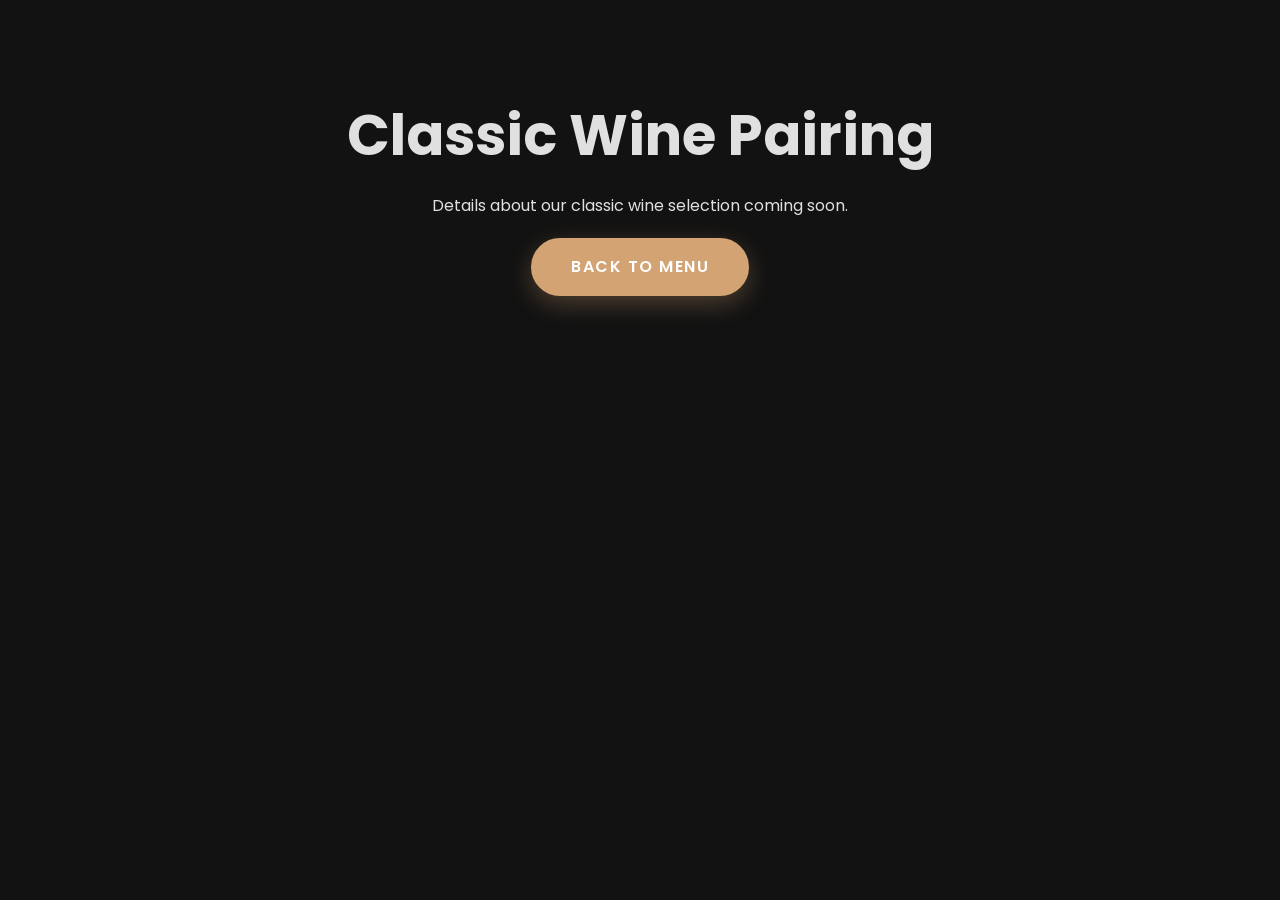
<file: classic-pairing.html>
<!DOCTYPE html>
<html lang="en">

<head>
    <meta charset="UTF-8">
    <meta name="viewport" content="width=device-width, initial-scale=1.0">
    <title>Classic Pairing | Lumière Dining</title>
    <link rel="stylesheet" href="css/style.css">
    <script src="js/theme.js"></script>
</head>

<body>
    <div class="container" style="padding: 100px; text-align: center;">
        <h1>Classic Wine Pairing</h1>
        <p>Details about our classic wine selection coming soon.</p>
        <a href="menu.html" class="btn">Back to Menu</a>
    </div>
</body>

</html>
</file>
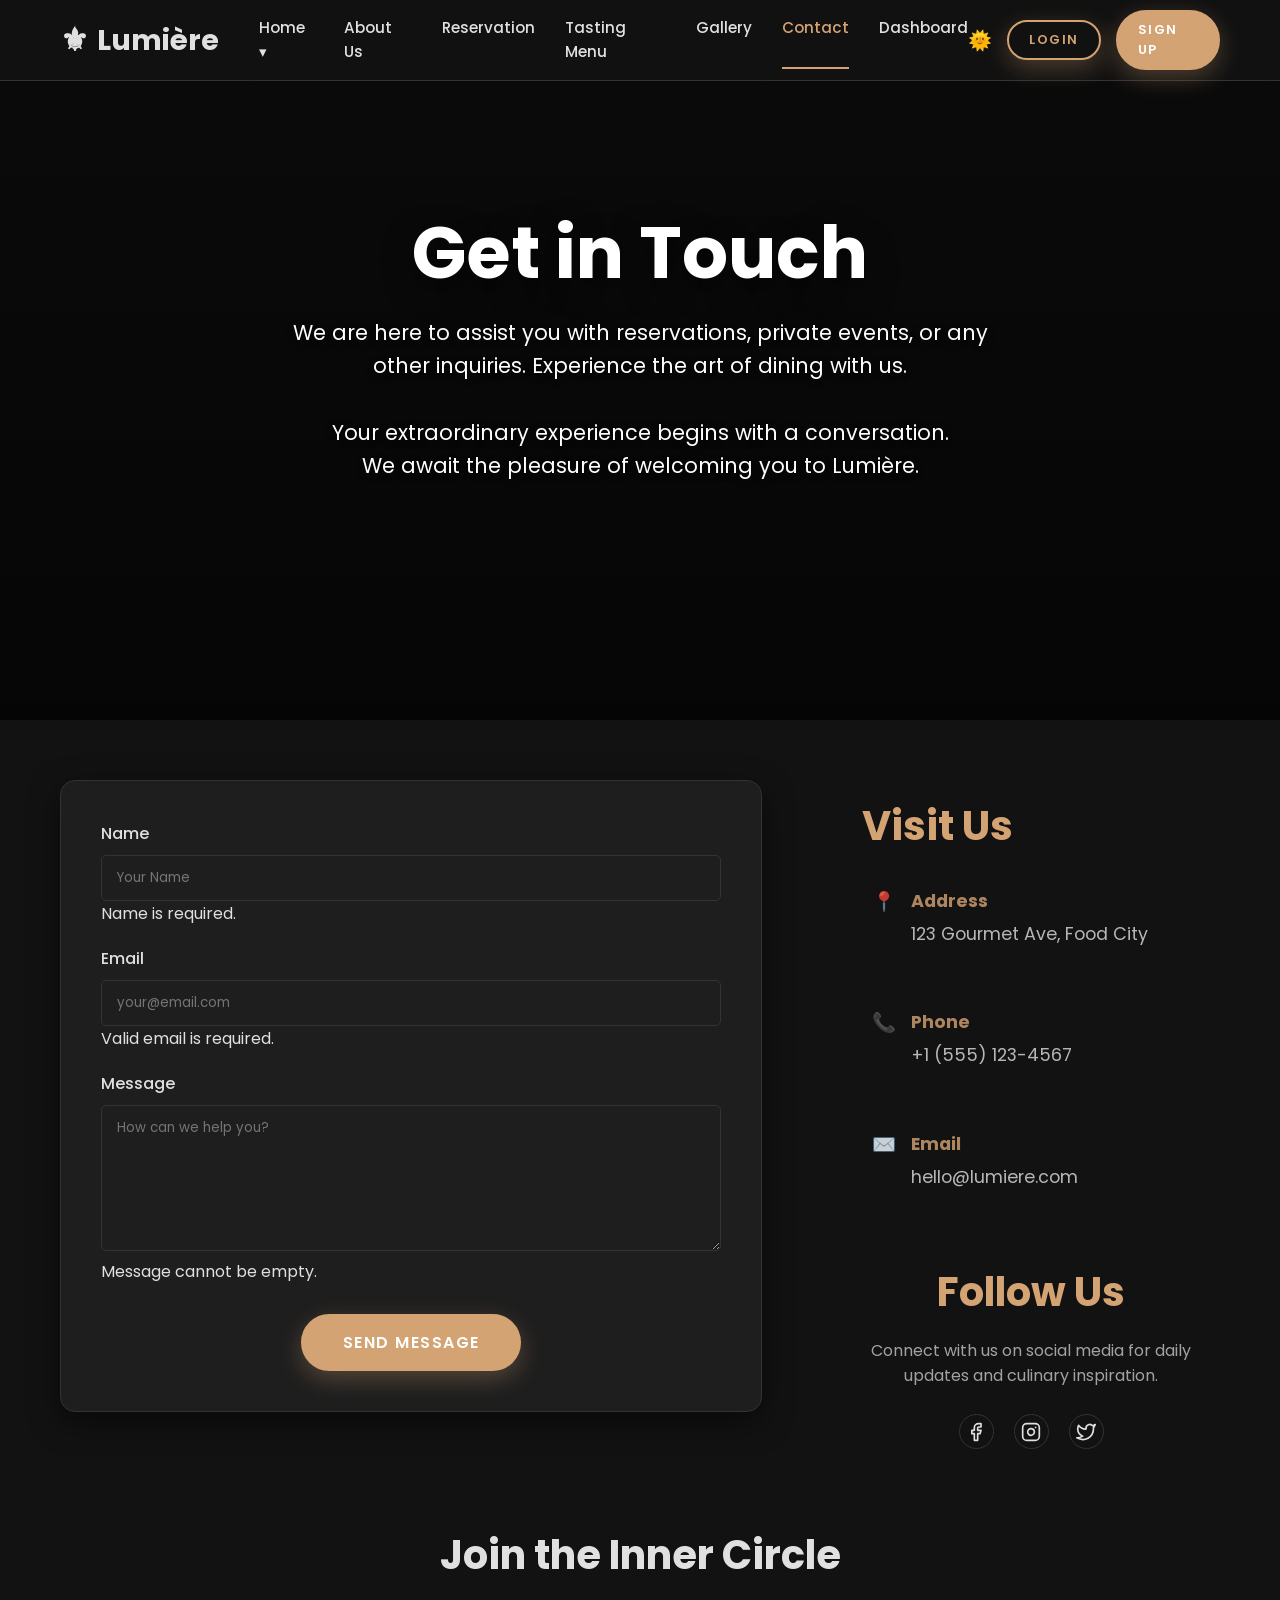
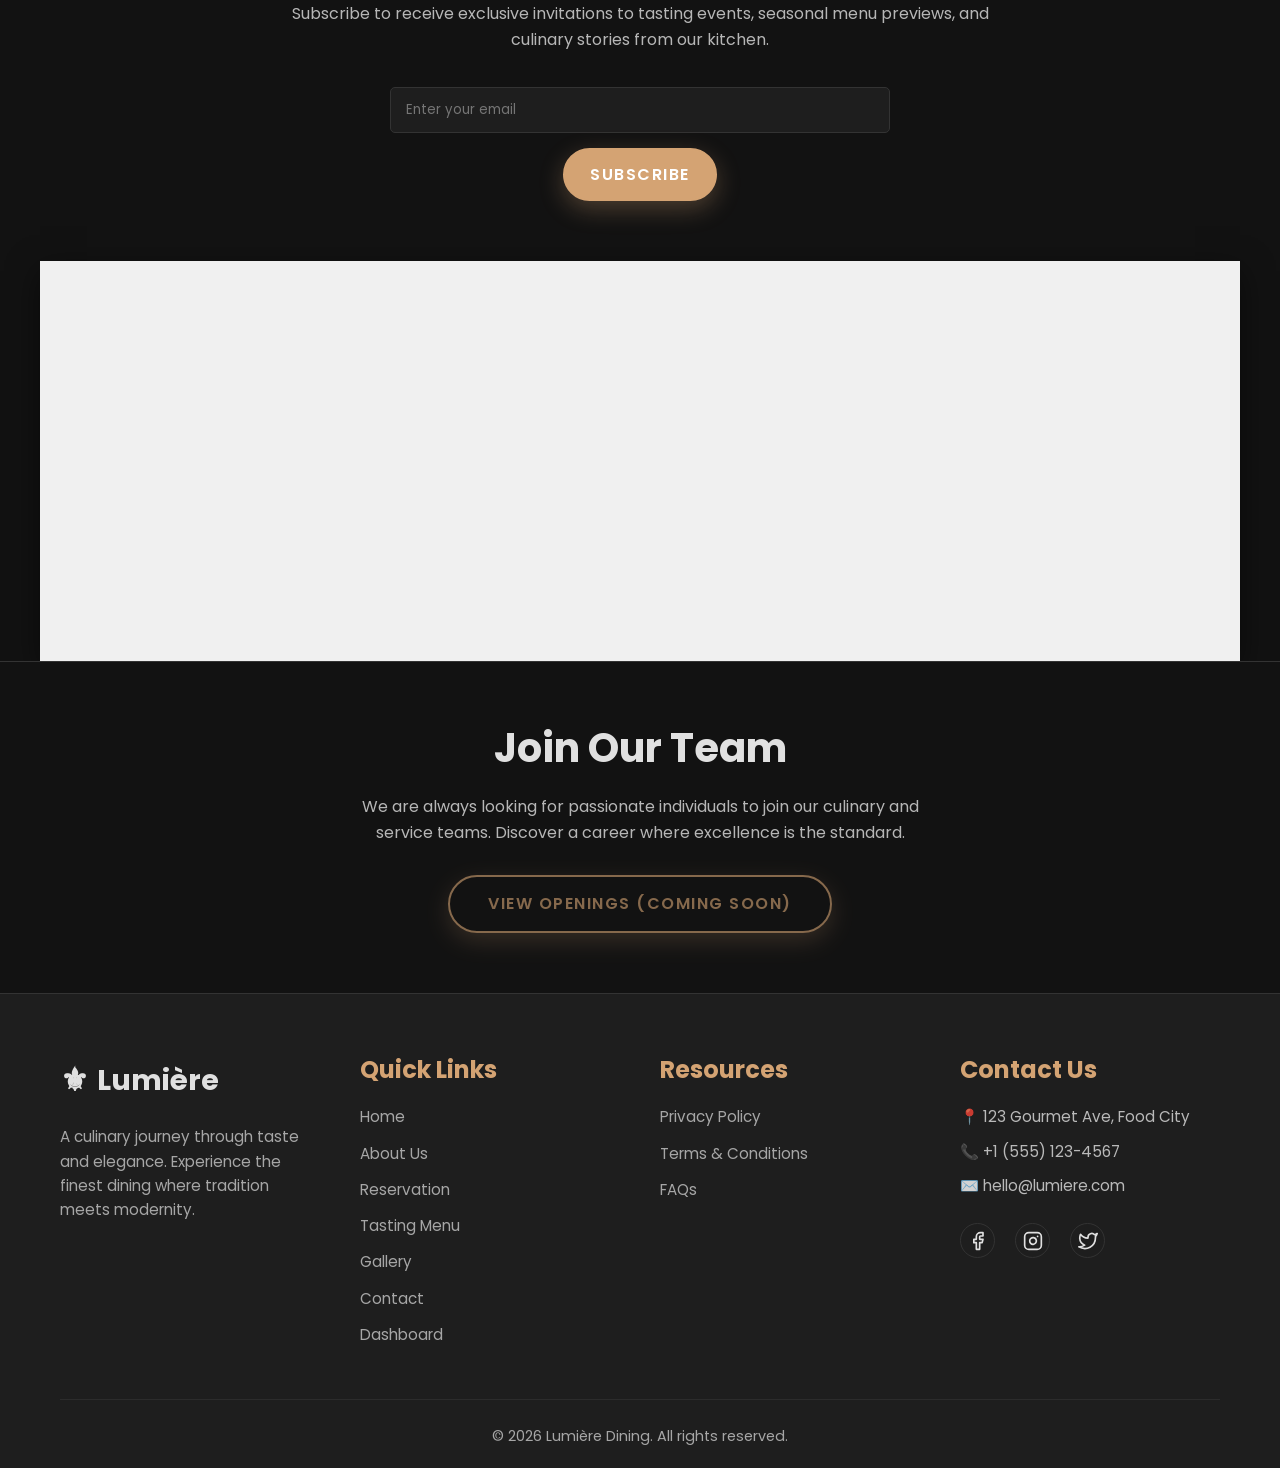
<file: contact.html>
<!DOCTYPE html>
<html lang="en">

<head>
    <meta charset="UTF-8">
    <meta name="viewport" content="width=device-width, initial-scale=1.0">
    <title>Contact Us | Lumière Dining</title>
    <link rel="stylesheet" href="css/style.css">
    <script src="js/theme.js"></script>
    <link rel="icon"
        href="data:image/svg+xml,<svg xmlns=%22http://www.w3.org/2000/svg%22 viewBox=%220 0 100 100%22><text y=%22.9em%22 font-size=%2290%22>⚜</text></svg>">
</head>

<body>

    <header>
        <div class="container">
            <nav class="navbar">
                <a href="index.html" class="logo">
                    <span style="font-size: 2rem;">⚜</span> Lumière
                </a>
                <div class="hamburger">☰</div>
                <ul class="nav-links">
                    <li class="nav-item dropdown">
                        <a href="index.html">Home ▾</a>
                        <ul class="dropdown-menu">
                            <li><a href="index.html">Home 1 (Classic)</a></li>
                            <li><a href="home-2.html">Home 2 (Modern)</a></li>
                        </ul>
                    </li>
                    <li class="nav-item"><a href="about.html">About Us</a></li>
                    <li class="nav-item"><a href="reservation.html">Reservation</a></li>
                    <li class="nav-item"><a href="menu.html">Tasting Menu</a></li>
                    <li class="nav-item"><a href="gallery.html">Gallery</a></li>
                    <li class="nav-item"><a href="contact.html" class="active">Contact</a></li>
                    <li class="nav-item"><a href="dashboard.html">Dashboard</a></li>
                    <li class="nav-item mobile-auth-link"><a href="login.html">Login</a></li>
                    <li class="nav-item mobile-auth-link"><a href="signup.html">Sign Up</a></li>
                </ul>
                <div class="nav-buttons">
                    <button class="theme-toggle" id="theme-toggle"><span>🌞</span></button>
                    <a href="login.html" class="btn btn-outline" style="padding: 8px 20px; font-size: 0.8rem;">Login</a>
                    <a href="signup.html" class="btn" style="padding: 8px 20px; font-size: 0.8rem;">Sign Up</a>
                </div>
            </nav>
        </div>
    </header>

    <!-- Hero Section -->
    <section class="premium-hero"
        style="background-image: url('https://images.unsplash.com/photo-1517248135467-4c7edcad34c4?auto=format&fit=crop&w=1920&q=80');">
        <div class="hero-content">
            <h1 class="fade-in">Get in Touch</h1>
            <p class="fade-in">
                We are here to assist you with reservations, private events, or any other inquiries. Experience the art
                of dining with us.
                <br><br>
                Your extraordinary experience begins with a conversation.
                <br>
                We await the pleasure of welcoming you to Lumière.
            </p>
        </div>
    </section>

    <!-- Content Sections (Min 5) -->
    <!-- Section: Contact Experience -->
    <section id="contact-section" style="padding: 60px 0;">
        <div class="container fade-in">
            <div class="contact-grid">
                <!-- Left: Form -->
                <div class="premium-form-container" style="margin: 0; max-width: 100%;">
                    <form id="contactForm" novalidate>
                        <div class="form-group">
                            <label for="name">Name</label>
                            <input type="text" id="name" class="form-control" placeholder="Your Name" required>
                            <span class="error-message">Name is required.</span>
                        </div>
                        <div class="form-group">
                            <label for="email">Email</label>
                            <input type="email" id="email" class="form-control" placeholder="your@email.com" required>
                            <span class="error-message">Valid email is required.</span>
                        </div>
                        <div class="form-group">
                            <label for="message">Message</label>
                            <textarea id="message" class="form-control" rows="6" placeholder="How can we help you?"
                                required></textarea>
                            <span class="error-message">Message cannot be empty.</span>
                        </div>
                        <div style="text-align: center; margin-top: 30px;">
                            <button type="submit" class="btn" style="min-width: 220px;">Send Message</button>
                        </div>
                        <p id="successMessage"
                            style="color: var(--primary-color); margin-top: 15px; display: none; text-align: center;">
                            Message
                            sent successfully!</p>
                    </form>
                </div>

                <!-- Right: Details -->
                <div class="contact-sidebar">
                    <div class="contact-details-box">
                        <h2 style="margin-bottom: 25px; color: var(--primary-color);">Visit Us</h2>
                        <div class="contact-info-list" style="display: flex; flex-direction: column; gap: 25px;">
                            <div class="contact-info-item" style="display: flex; gap: 15px; align-items: flex-start;">
                                <span style="font-size: 1.2rem;">📍</span>
                                <div>
                                    <strong
                                        style="color: var(--primary-color); display: block; margin-bottom: 5px;">Address</strong>
                                    123 Gourmet Ave, Food City
                                </div>
                            </div>
                            <div class="contact-info-item" style="display: flex; gap: 15px; align-items: flex-start;">
                                <span style="font-size: 1.2rem;">📞</span>
                                <div>
                                    <strong
                                        style="color: var(--primary-color); display: block; margin-bottom: 5px;">Phone</strong>
                                    +1 (555) 123-4567
                                </div>
                            </div>
                            <div class="contact-info-item" style="display: flex; gap: 15px; align-items: flex-start;">
                                <span style="font-size: 1.2rem;">✉️</span>
                                <div>
                                    <strong
                                        style="color: var(--primary-color); display: block; margin-bottom: 5px;">Email</strong>
                                    hello@lumiere.com
                                </div>
                            </div>
                        </div>

                        <div style="margin-top: 50px; text-align: center;">
                            <h2 style="margin-bottom: 20px; color: var(--primary-color);">Follow Us</h2>
                            <p style="opacity: 0.7; margin-bottom: 20px;">Connect with us on social media for daily
                                updates and culinary inspiration.</p>
                            <div class="social-icons" style="justify-content: center;">
                                <a href="#" class="social-icon" title="Facebook">
                                    <svg viewBox="0 0 24 24" width="20" height="20" stroke="currentColor"
                                        stroke-width="2" fill="none" stroke-linecap="round" stroke-linejoin="round">
                                        <path d="M18 2h-3a5 5 0 0 0-5 5v3H7v4h3v8h4v-8h3l1-4h-4V7a1 1 0 0 1 1-1h3z">
                                        </path>
                                    </svg>
                                </a>
                                <a href="#" class="social-icon" title="Instagram">
                                    <svg viewBox="0 0 24 24" width="20" height="20" stroke="currentColor"
                                        stroke-width="2" fill="none" stroke-linecap="round" stroke-linejoin="round">
                                        <rect x="2" y="2" width="20" height="20" rx="5" ry="5"></rect>
                                        <path d="M16 11.37A4 4 0 1 1 12.63 8 4 4 0 0 1 16 11.37z"></path>
                                        <line x1="17.5" y1="6.5" x2="17.51" y2="6.5"></line>
                                    </svg>
                                </a>
                                <a href="#" class="social-icon" title="Twitter">
                                    <svg viewBox="0 0 24 24" width="20" height="20" stroke="currentColor"
                                        stroke-width="2" fill="none" stroke-linecap="round" stroke-linejoin="round">
                                        <path
                                            d="M23 3a10.9 10.9 0 0 1-3.14 1.53 4.48 4.48 0 0 0-7.86 3v1A10.66 10.66 0 0 1 3 4s-4 9 5 13a11.64 11.64 0 0 1-7 2c9 5 20 0 20-11.5a4.5 4.5 0 0 0-.08-.83A7.72 7.72 0 0 0 23 3z">
                                        </path>
                                    </svg>
                                </a>
                            </div>
                        </div>
                    </div>
                </div>
            </div>
        </div>
    </section>

    <!-- Section 3: Newsletter -->
    <section class="container" style="text-align: center;">
        <div style="max-width: 700px; margin: 0 auto;" class="fade-in">
            <h2>Join the Inner Circle</h2>
            <p style="opacity: 0.8; margin: 20px 0 35px 0;">Subscribe to receive exclusive invitations to tasting
                events, seasonal menu previews, and culinary stories from our kitchen.</p>
            <div class="newsletter-wrapper" style="gap: 15px;">
                <input type="email" class="form-control" placeholder="Enter your email"
                    style="background: var(--card-bg); border: 1px solid var(--border-color); padding-left: 15px !important; margin: 0;">
                <button class="btn"
                    style="padding: 12px 25px; min-height: 48px; display: flex; align-items: center; justify-content: center;">Subscribe</button>
            </div>
        </div>
    </section>

    <!-- Section 4: Map -->
    <section style="padding-bottom: 0;">
        <div class="fade-in" style="width: 100%;">
            <div class="full-width-map-container" style="margin-bottom: 0; border-radius: 0;">
                <iframe
                    src="https://www.google.com/maps/embed?pb=!1m18!1m12!1m3!1d2624.9916256937595!2d2.292292615509614!3d48.85837007928746!2m3!1f0!2f0!3f0!3m2!1i1024!2i768!4f13.1!3m3!1m2!1s0x47e66e2964e34e2d%3A0x8ddca9ee380ef7e0!2sEiffel%20Tower!5e0!3m2!1sen!2sus!4v1517502692233"
                    style="border:0; width:100%; height:100%; display: block;" allowfullscreen="" loading="lazy"
                    referrerpolicy="no-referrer-when-downgrade">
                </iframe>
            </div>
        </div>
    </section>

    <!-- Section 5: Careers -->
    <section style="background-color: var(--bg-color); text-align: center; border-top: 1px solid var(--border-color);">
        <div class="container fade-in">
            <h2>Join Our Team</h2>
            <p style="opacity: 0.8; max-width: 600px; margin: 20px auto 30px auto;">We are always looking for passionate
                individuals to join our culinary and service teams. Discover a career where excellence is the standard.
            </p>
            <a href="careers.html" class="btn btn-outline" style="opacity: 0.6; pointer-events: none;">View Openings
                (Coming Soon)</a>
        </div>
    </section>

    <footer>
        <div class="container">
            <div class="footer-content">
                <!-- Section 1: Logo & Description -->
                <div class="footer-section">
                    <div class="logo">
                        <span style="font-size: 2rem;">⚜</span> Lumière
                    </div>
                    <p style="margin-top: 20px; opacity: 0.7;">
                        A culinary journey through taste and elegance. Experience the finest dining where tradition
                        meets modernity.
                    </p>
                </div>
                <!-- Section 2: Quick Links -->
                <div class="footer-section">
                    <h3>Quick Links</h3>
                    <ul class="footer-links">
                        <li><a href="index.html">Home</a></li>
                        <li><a href="about.html">About Us</a></li>
                        <li><a href="reservation.html">Reservation</a></li>
                        <li><a href="menu.html">Tasting Menu</a></li>
                        <li><a href="gallery.html">Gallery</a></li>
                        <li><a href="contact.html">Contact</a></li>
                        <li><a href="dashboard.html">Dashboard</a></li>
                    </ul>
                </div>
                <!-- Section 3: Resources -->
                <div class="footer-section">
                    <h3>Resources</h3>
                    <ul class="footer-links">
                        <li><a href="#">Privacy Policy</a></li>
                        <li><a href="#">Terms & Conditions</a></li>
                        <li><a href="#">FAQs</a></li>
                    </ul>
                </div>
                <!-- Section 4: Contact Info -->
                <div class="footer-section">
                    <h3>Contact Us</h3>
                    <div style="opacity: 0.8; margin-bottom: 20px;">
                        <p style="margin-bottom: 10px;">📍 123 Gourmet Ave, Food City</p>
                        <p style="margin-bottom: 10px;">📞 +1 (555) 123-4567</p>
                        <p>✉️ hello@lumiere.com</p>
                    </div>
                    <div class="social-icons">
                        <a href="#" class="social-icon" title="Facebook">
                            <svg viewBox="0 0 24 24" width="20" height="20" stroke="currentColor" stroke-width="2"
                                fill="none" stroke-linecap="round" stroke-linejoin="round">
                                <path d="M18 2h-3a5 5 0 0 0-5 5v3H7v4h3v8h4v-8h3l1-4h-4V7a1 1 0 0 1 1-1h3z"></path>
                            </svg>
                        </a>
                        <a href="#" class="social-icon" title="Instagram">
                            <svg viewBox="0 0 24 24" width="20" height="20" stroke="currentColor" stroke-width="2"
                                fill="none" stroke-linecap="round" stroke-linejoin="round">
                                <rect x="2" y="2" width="20" height="20" rx="5" ry="5"></rect>
                                <path d="M16 11.37A4 4 0 1 1 12.63 8 4 4 0 0 1 16 11.37z"></path>
                                <line x1="17.5" y1="6.5" x2="17.51" y2="6.5"></line>
                            </svg>
                        </a>
                        <a href="#" class="social-icon" title="Twitter">
                            <svg viewBox="0 0 24 24" width="20" height="20" stroke="currentColor" stroke-width="2"
                                fill="none" stroke-linecap="round" stroke-linejoin="round">
                                <path
                                    d="M23 3a10.9 10.9 0 0 1-3.14 1.53 4.48 4.48 0 0 0-7.86 3v1A10.66 10.66 0 0 1 3 4s-4 9 5 13a11.64 11.64 0 0 1-7 2c9 5 20 0 20-11.5a4.5 4.5 0 0 0-.08-.83A7.72 7.72 0 0 0 23 3z">
                                </path>
                            </svg>
                        </a>
                    </div>
                </div>
            </div>
            <div class="footer-bottom">
                &copy; 2026 Lumière Dining. All rights reserved.
            </div>
        </div>
    </footer>
    <!-- Back to Top Button -->
    <button id="back-to-top" title="Go to top">↑</button>

    <script src="js/main.js"></script>
    <script>
        document.getElementById('contactForm').addEventListener('submit', function (e) {
            e.preventDefault();

            let isValid = true;
            const inputs = this.querySelectorAll('input, textarea');
            inputs.forEach(input => {
                if (!input.value) {
                    input.classList.add('error');
                    if (input.nextElementSibling) input.nextElementSibling.style.display = 'block';
                    isValid = false;
                } else {
                    input.classList.remove('error');
                    if (input.nextElementSibling) input.nextElementSibling.style.display = 'none';
                }
            });

            // Specific Email Validation
            const email = document.getElementById('email');
            const emailRegex = /^[^\s@]+@[^\s@]+\.[^\s@]+$/;
            if (email.value && !emailRegex.test(email.value)) {
                email.classList.add('error');
                email.nextElementSibling.style.display = 'block';
                isValid = false;
            }

            if (isValid) {
                document.getElementById('successMessage').style.display = 'block';
                this.reset();
            }
        });
    </script>
</body>

</html>
</file>
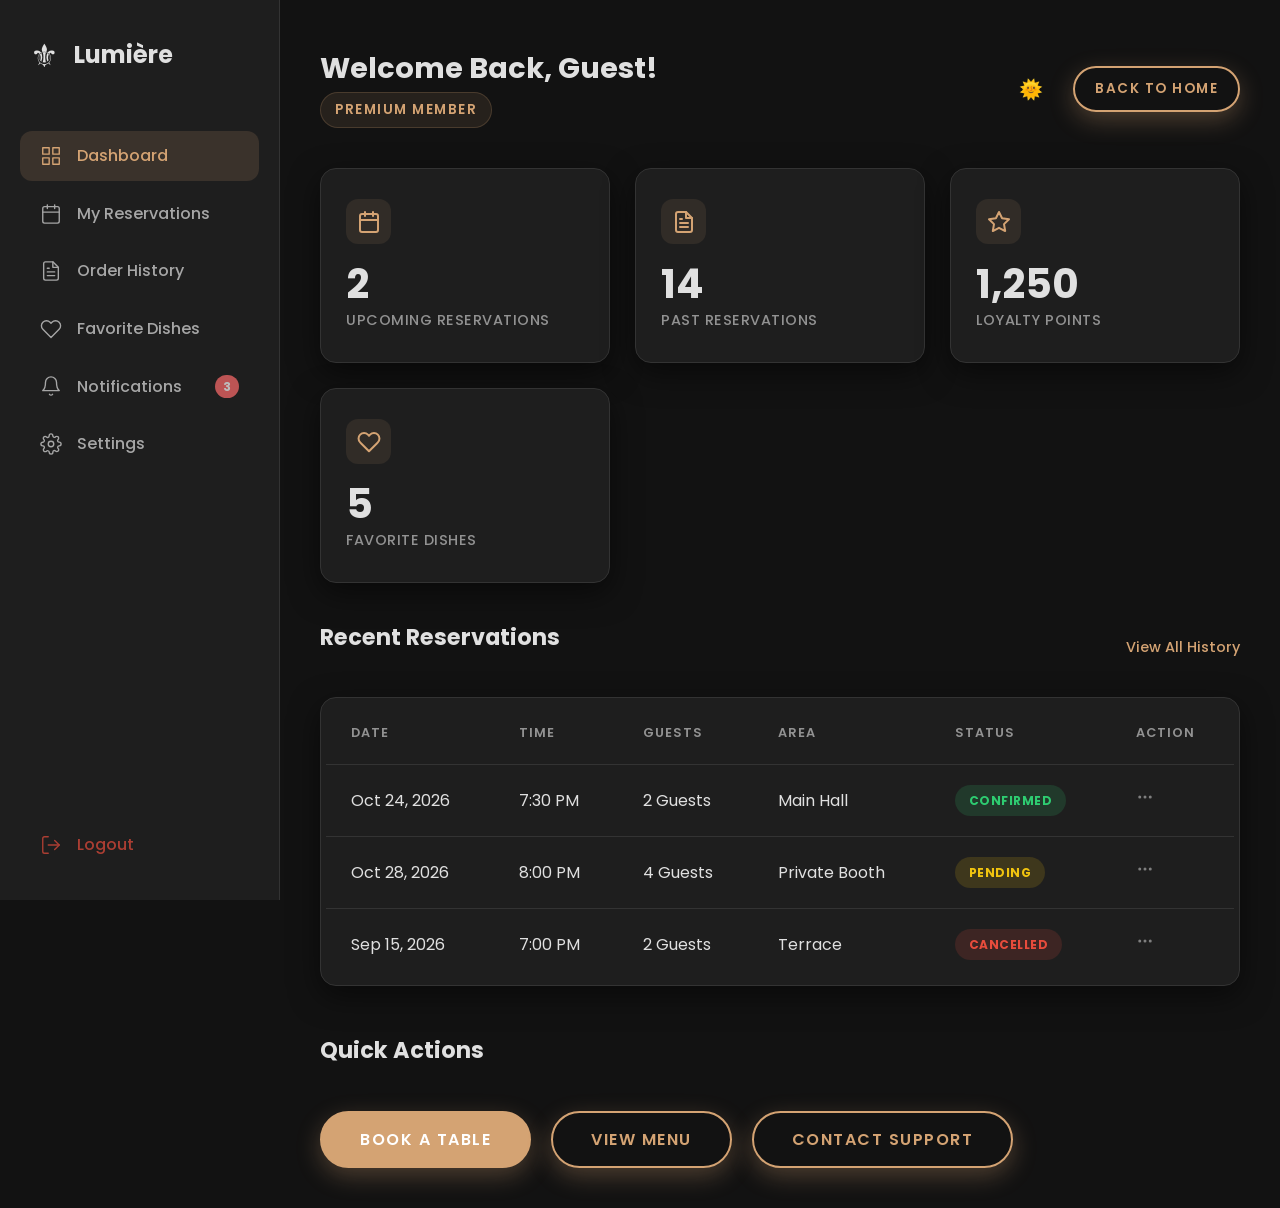
<file: dashboard.html>
<!DOCTYPE html>
<html lang="en">

<head>
    <meta charset="UTF-8">
    <meta name="viewport" content="width=device-width, initial-scale=1.0">
    <title>User Dashboard | Lumière Dining</title>
    <link rel="stylesheet" href="css/style.css">
    <script src="js/theme.js"></script>
    <style>
        /* Dashboard Specific Styles */
        body {
            overflow-x: hidden;
            background-color: var(--bg-color);
        }

        .dashboard-container {
            display: flex;
            min-height: 100vh;
            position: relative;
        }

        /* Sidebar */
        .sidebar {
            width: 280px;
            background-color: var(--card-bg);
            border-right: 1px solid var(--border-color);
            display: flex;
            flex-direction: column;
            padding: 30px 20px;
            position: fixed;
            height: 100vh;
            left: 0;
            top: 0;
            overflow-y: auto;
            transition: transform 0.3s ease;
            z-index: 1000;
        }

        .sidebar-header {
            margin-bottom: 50px;
            display: flex;
            align-items: center;
            gap: 15px;
            padding-left: 10px;
        }

        .sidebar-logo-text {
            font-size: 1.5rem;
            font-family: 'Poppins', sans-serif;
            font-weight: 700;
            color: var(--text-color);
        }

        .sidebar-menu {
            list-style: none;
            flex-grow: 1;
        }

        .sidebar-menu li {
            margin-bottom: 8px;
        }

        .sidebar-link {
            display: flex;
            align-items: center;
            gap: 15px;
            padding: 12px 20px;
            border-radius: 12px;
            color: var(--text-color);
            font-weight: 500;
            transition: all 0.3s ease;
            opacity: 0.7;
            text-decoration: none;
        }

        .sidebar-link:hover,
        .sidebar-link.active {
            background-color: rgba(212, 163, 115, 0.15);
            /* Primary color low opacity */
            color: var(--primary-color);
            opacity: 1;
        }

        .sidebar-link svg {
            width: 22px;
            height: 22px;
            stroke-width: 1.5;
        }

        .notification-badge {
            background-color: #ff6b6b;
            color: white;
            font-size: 0.75rem;
            padding: 2px 8px;
            border-radius: 20px;
            margin-left: auto;
            font-weight: 700;
        }

        /* Main Content */
        .main-content {
            flex-grow: 1;
            margin-left: 280px;
            /* Sidebar width */
            padding: 40px;
            transition: margin-left 0.3s ease;
            width: calc(100% - 280px);
        }

        /* Top Header */
        .top-header {
            display: flex;
            justify-content: space-between;
            align-items: center;
            margin-bottom: 40px;
            flex-wrap: wrap;
            gap: 20px;
            padding-top: 10px;
            /* Base spacing */
        }

        .user-welcome h2 {
            font-size: 1.8rem;
            margin-bottom: 5px;
            color: var(--text-color);
        }

        .user-role {
            font-size: 0.85rem;
            text-transform: uppercase;
            letter-spacing: 1.5px;
            background: rgba(212, 163, 115, 0.1);
            padding: 6px 14px;
            border-radius: 30px;
            color: var(--primary-color);
            display: inline-block;
            font-weight: 600;
            border: 1px solid rgba(212, 163, 115, 0.2);
        }

        .header-actions {
            display: flex;
            gap: 15px;
            align-items: center;
        }

        /* Stats Cards */
        .stats-grid {
            display: grid;
            grid-template-columns: repeat(auto-fit, minmax(240px, 1fr));
            gap: 25px;
            margin-bottom: 40px;
        }

        .stat-card {
            background-color: var(--card-bg);
            padding: 30px 25px;
            border-radius: 16px;
            box-shadow: var(--shadow);
            border: 1px solid var(--border-color);
            transition: transform 0.3s ease, box-shadow 0.3s ease;
            position: relative;
            overflow: hidden;
            display: flex;
            flex-direction: column;
        }

        .stat-card:hover {
            transform: translateY(-5px);
            box-shadow: 0 15px 30px rgba(0, 0, 0, 0.2);
            border-color: var(--primary-color);
        }

        .stat-header {
            display: flex;
            justify-content: space-between;
            align-items: flex-start;
            margin-bottom: 20px;
        }

        .stat-icon {
            width: 45px;
            height: 45px;
            border-radius: 12px;
            background: rgba(212, 163, 115, 0.1);
            color: var(--primary-color);
            display: flex;
            align-items: center;
            justify-content: center;
        }

        .stat-card h3 {
            font-size: 2.5rem;
            margin-bottom: 5px;
            color: var(--text-color);
            line-height: 1;
        }

        .stat-card p {
            opacity: 0.6;
            font-size: 0.9rem;
            margin: 0;
            font-weight: 500;
            text-transform: uppercase;
            letter-spacing: 0.5px;
        }

        /* Recent Reservations Table */
        .section-header {
            display: flex;
            justify-content: space-between;
            align-items: center;
            margin-bottom: 25px;
        }

        .section-header h3 {
            font-size: 1.4rem;
            font-family: 'Poppins', sans-serif;
        }

        .table-container {
            background-color: var(--card-bg);
            border-radius: 16px;
            box-shadow: var(--shadow);
            border: 1px solid var(--border-color);
            overflow-x: auto;
            padding: 5px;
        }

        table {
            width: 100%;
            border-collapse: collapse;
            min-width: 700px;
        }

        th,
        td {
            text-align: left;
            padding: 20px 25px;
            border-bottom: 1px solid var(--border-color);
            color: var(--text-color);
        }

        th {
            font-weight: 600;
            opacity: 0.6;
            font-size: 0.8rem;
            text-transform: uppercase;
            letter-spacing: 1px;
        }

        tr:last-child td {
            border-bottom: none;
        }

        .status-pill {
            padding: 6px 14px;
            border-radius: 20px;
            font-size: 0.75rem;
            font-weight: 700;
            display: inline-block;
            text-transform: uppercase;
            letter-spacing: 0.5px;
        }

        .status-confirmed {
            background: rgba(46, 204, 113, 0.15);
            color: #2ecc71;
        }

        .status-pending {
            background: rgba(241, 196, 15, 0.15);
            color: #f1c40f;
        }

        .status-cancelled {
            background: rgba(231, 76, 60, 0.15);
            color: #e74c3c;
        }

        .action-link {
            color: var(--text-color);
            opacity: 0.5;
            transition: 0.3s;
        }

        .action-link:hover {
            color: var(--primary-color);
            opacity: 1;
        }

        /* Mobile Sidebar Toggle */
        .mobile-toggle {
            display: none;
            background: none;
            border: none;
            color: var(--text-color);
            font-size: 1.5rem;
            cursor: pointer;
            padding: 5px;
        }

        .overlay {
            position: fixed;
            top: 0;
            left: 0;
            right: 0;
            bottom: 0;
            background: rgba(0, 0, 0, 0.5);
            z-index: 999;
            opacity: 0;
            visibility: hidden;
            transition: 0.3s;
            backdrop-filter: blur(2px);
        }

        /* Responsive */
        @media (max-width: 1024px) {
            .sidebar {
                transform: translateX(-100%);
            }

            .main-content {
                margin-left: 0;
                width: 100%;
            }

            .mobile-toggle {
                display: block;
            }

            .sidebar.active {
                transform: translateX(0);
            }

            .overlay.active {
                opacity: 1;
                visibility: visible;
            }
        }

        @media (max-width: 600px) {
            .main-content {
                padding: 25px 15px 15px 15px;
                /* Increased top padding to prevent cut */
            }

            .stats-grid {
                grid-template-columns: 1fr;
            }

            /* Header Specific Mobile Styles */
            .top-header {
                position: relative;
                padding-bottom: 10px;
                margin-bottom: 30px;
                /* Adjust margin */
                display: block;
                /* Ensure block formatting context */
            }

            .header-left-section {
                display: flex;
                flex-wrap: wrap;
                width: 100%;
                align-items: center;
            }

            .mobile-toggle {
                margin-top: 0;
                padding: 0;
            }

            .user-welcome {
                width: 100%;
                margin-top: 20px;
                /* Increased space to clear buttons */
                padding-left: 2px;
            }

            .user-welcome h2 {
                font-size: 1.3rem;
                margin-bottom: 4px;
                line-height: 1.2;
            }

            .user-welcome .user-role {
                font-size: 0.75rem;
            }

            .header-actions {
                position: absolute;
                top: -5px;
                /* Slight negative top to align with toggle if needed, or 0 */
                right: 0;
                width: auto;
                display: flex;
                flex-direction: row;
                gap: 6px;
                align-items: center;
            }

            .header-actions .btn,
            .header-actions .btn-outline {
                width: auto;
                display: inline-block;
                padding: 4px 10px;
                /* Compact padding */
                font-size: 0.65rem;
                /* Reduced font size */
                height: auto;
                line-height: 1.2;
                white-space: nowrap;
                /* Prevent text wrapping */
            }

            .mobile-logo-dashboard {
                display: flex;
                align-items: center;
                gap: 5px;
                font-family: 'Poppins', sans-serif;
                font-size: 1.2rem;
                font-weight: 700;
                color: var(--text-color);
                text-decoration: none;
                margin-left: 10px;
            }
        }

        .mobile-logo-dashboard {
            display: none;
        }
    </style>
</head>

<body>

    <div class="overlay" id="overlay"></div>

    <div class="dashboard-container">
        <!-- Sidebar -->
        <aside class="sidebar" id="sidebar">
            <!-- Logo -->
            <div class="sidebar-header">
                <span style="font-size: 2rem;">⚜</span>
                <span class="sidebar-logo-text">Lumière</span>
            </div>

            <ul class="sidebar-menu">
                <li>
                    <a href="#" class="sidebar-link active">
                        <svg viewBox="0 0 24 24" fill="none" stroke="currentColor" stroke-linecap="round"
                            stroke-linejoin="round">
                            <rect x="3" y="3" width="7" height="7"></rect>
                            <rect x="14" y="3" width="7" height="7"></rect>
                            <rect x="14" y="14" width="7" height="7"></rect>
                            <rect x="3" y="14" width="7" height="7"></rect>
                        </svg>
                        Dashboard
                    </a>
                </li>
                <li>
                    <a href="reservation.html" class="sidebar-link">
                        <svg viewBox="0 0 24 24" fill="none" stroke="currentColor" stroke-linecap="round"
                            stroke-linejoin="round">
                            <rect x="3" y="4" width="18" height="18" rx="2" ry="2"></rect>
                            <line x1="16" y1="2" x2="16" y2="6"></line>
                            <line x1="8" y1="2" x2="8" y2="6"></line>
                            <line x1="3" y1="10" x2="21" y2="10"></line>
                        </svg>
                        My Reservations
                    </a>
                </li>
                <li>
                    <a href="#" class="sidebar-link">
                        <svg viewBox="0 0 24 24" fill="none" stroke="currentColor" stroke-linecap="round"
                            stroke-linejoin="round">
                            <path d="M14 2H6a2 2 0 0 0-2 2v16a2 2 0 0 0 2 2h12a2 2 0 0 0 2-2V8z"></path>
                            <polyline points="14 2 14 8 20 8"></polyline>
                            <line x1="16" y1="13" x2="8" y2="13"></line>
                            <line x1="16" y1="17" x2="8" y2="17"></line>
                            <polyline points="10 9 9 9 8 9"></polyline>
                        </svg>
                        Order History
                    </a>
                </li>
                <li>
                    <a href="#" class="sidebar-link">
                        <svg viewBox="0 0 24 24" fill="none" stroke="currentColor" stroke-linecap="round"
                            stroke-linejoin="round">
                            <path
                                d="M20.84 4.61a5.5 5.5 0 0 0-7.78 0L12 5.67l-1.06-1.06a5.5 5.5 0 0 0-7.78 7.78l1.06 1.06L12 21.23l7.78-7.78 1.06-1.06a5.5 5.5 0 0 0 0-7.78z">
                            </path>
                        </svg>
                        Favorite Dishes
                    </a>
                </li>
                <li>
                    <a href="#" class="sidebar-link">
                        <svg viewBox="0 0 24 24" fill="none" stroke="currentColor" stroke-linecap="round"
                            stroke-linejoin="round">
                            <path d="M18 8A6 6 0 0 0 6 8c0 7-3 9-3 9h18s-3-2-3-9"></path>
                            <path d="M13.73 21a2 2 0 0 1-3.46 0"></path>
                        </svg>
                        Notifications
                        <span class="notification-badge">3</span>
                    </a>
                </li>
                <li>
                    <a href="#" class="sidebar-link">
                        <svg viewBox="0 0 24 24" fill="none" stroke="currentColor" stroke-linecap="round"
                            stroke-linejoin="round">
                            <circle cx="12" cy="12" r="3"></circle>
                            <path
                                d="M19.4 15a1.65 1.65 0 0 0 .33 1.82l.06.06a2 2 0 0 1 0 2.83 2 2 0 0 1-2.83 0l-.06-.06a1.65 1.65 0 0 0-1.82-.33 1.65 1.65 0 0 0-1 1.51V21a2 2 0 0 1-2 2 2 2 0 0 1-2-2v-.09A1.65 1.65 0 0 0 9 19.4a1.65 1.65 0 0 0-1.82.33l-.06.06a2 2 0 0 1-2.83 0 2 2 0 0 1 0-2.83l.06-.06a1.65 1.65 0 0 0 .33-1.82 1.65 1.65 0 0 0-1.51-1H3a2 2 0 0 1-2-2 2 2 0 0 1 2-2h.09A1.65 1.65 0 0 0 4.6 9a1.65 1.65 0 0 0-.33-1.82l-.06-.06a2 2 0 0 1 0-2.83 2 2 0 0 1 2.83 0l.06.06a1.65 1.65 0 0 0 1.82.33H9a1.65 1.65 0 0 0 1-1.51V3a2 2 0 0 1 2-2 2 2 0 0 1 2 2v.09a1.65 1.65 0 0 0 1 1.51 1.65 1.65 0 0 0 1.82-.33l.06-.06a2 2 0 0 1 2.83 0 2 2 0 0 1 0 2.83l-.06.06a1.65 1.65 0 0 0-.33 1.82V9a1.65 1.65 0 0 0 1.51 1H21a2 2 0 0 1 2 2 2 2 0 0 1-2 2h-.09a1.65 1.65 0 0 0-1.51 1z">
                            </path>
                        </svg>
                        Settings
                    </a>
                </li>
            </ul>

            <div class="sidebar-footer">
                <a href="index.html" class="sidebar-link" style="color: #e74c3c; margin-top: auto;">
                    <svg viewBox="0 0 24 24" fill="none" stroke="currentColor" stroke-linecap="round"
                        stroke-linejoin="round">
                        <path d="M9 21H5a2 2 0 0 1-2-2V5a2 2 0 0 1 2-2h4"></path>
                        <polyline points="16 17 21 12 16 7"></polyline>
                        <line x1="21" y1="12" x2="9" y2="12"></line>
                    </svg>
                    Logout
                </a>
            </div>
        </aside>

        <!-- Main Content -->
        <main class="main-content">
            <!-- Header -->
            <div class="top-header">
                <div class="header-left-section" style="display: flex; align-items: center; gap: 15px;">
                    <button class="mobile-toggle" id="menuBtn">
                        <svg viewBox="0 0 24 24" width="24" height="24" fill="none" stroke="currentColor"
                            stroke-width="2" stroke-linecap="round" stroke-linejoin="round">
                            <line x1="3" y1="12" x2="21" y2="12"></line>
                            <line x1="3" y1="6" x2="21" y2="6"></line>
                            <line x1="3" y1="18" x2="21" y2="18"></line>
                        </svg>
                    </button>
                    <a href="index.html" class="mobile-logo-dashboard">
                        <span>⚜</span> Lumière
                    </a>
                    <div class="user-welcome">
                        <h2>Welcome Back, Guest!</h2>
                        <span class="user-role">Premium Member</span>
                    </div>
                </div>

                <div class="header-actions">
                    <button class="theme-toggle" id="theme-toggle" style="margin-right: 15px;"><span>🌞</span></button>
                    <a href="index.html" class="btn btn-outline" style="padding: 10px 20px; font-size: 0.85rem;">Back to
                        Home</a>
                </div>
            </div>

            <!-- Stats -->
            <div class="stats-grid">
                <!-- Card 1 -->
                <div class="stat-card">
                    <div class="stat-header">
                        <div class="stat-icon">
                            <svg viewBox="0 0 24 24" width="24" height="24" fill="none" stroke="currentColor"
                                stroke-width="2" stroke-linecap="round" stroke-linejoin="round">
                                <rect x="3" y="4" width="18" height="18" rx="2" ry="2"></rect>
                                <line x1="16" y1="2" x2="16" y2="6"></line>
                                <line x1="8" y1="2" x2="8" y2="6"></line>
                                <line x1="3" y1="10" x2="21" y2="10"></line>
                            </svg>
                        </div>
                    </div>
                    <h3>2</h3>
                    <p>Upcoming Reservations</p>
                </div>

                <!-- Card 2 -->
                <div class="stat-card">
                    <div class="stat-header">
                        <div class="stat-icon">
                            <svg viewBox="0 0 24 24" width="24" height="24" fill="none" stroke="currentColor"
                                stroke-width="2" stroke-linecap="round" stroke-linejoin="round">
                                <path d="M14 2H6a2 2 0 0 0-2 2v16a2 2 0 0 0 2 2h12a2 2 0 0 0 2-2V8z"></path>
                                <polyline points="14 2 14 8 20 8"></polyline>
                                <line x1="16" y1="13" x2="8" y2="13"></line>
                                <line x1="16" y1="17" x2="8" y2="17"></line>
                                <polyline points="10 9 9 9 8 9"></polyline>
                            </svg>
                        </div>
                    </div>
                    <h3>14</h3>
                    <p>Past Reservations</p>
                </div>

                <!-- Card 3 -->
                <div class="stat-card">
                    <div class="stat-header">
                        <div class="stat-icon">
                            <svg viewBox="0 0 24 24" width="24" height="24" fill="none" stroke="currentColor"
                                stroke-width="2" stroke-linecap="round" stroke-linejoin="round">
                                <polygon
                                    points="12 2 15.09 8.26 22 9.27 17 14.14 18.18 21.02 12 17.77 5.82 21.02 7 14.14 2 9.27 8.91 8.26 12 2">
                                </polygon>
                            </svg>
                        </div>
                    </div>
                    <h3>1,250</h3>
                    <p>Loyalty Points</p>
                </div>

                <!-- Card 4 -->
                <div class="stat-card">
                    <div class="stat-header">
                        <div class="stat-icon">
                            <svg viewBox="0 0 24 24" width="24" height="24" fill="none" stroke="currentColor"
                                stroke-width="2" stroke-linecap="round" stroke-linejoin="round">
                                <path
                                    d="M20.84 4.61a5.5 5.5 0 0 0-7.78 0L12 5.67l-1.06-1.06a5.5 5.5 0 0 0-7.78 7.78l1.06 1.06L12 21.23l7.78-7.78 1.06-1.06a5.5 5.5 0 0 0 0-7.78z">
                                </path>
                            </svg>
                        </div>
                    </div>
                    <h3>5</h3>
                    <p>Favorite Dishes</p>
                </div>
            </div>

            <!-- Reservations Table -->
            <div class="section-header">
                <h3>Recent Reservations</h3>
                <a href="reservation.html"
                    style="color: var(--primary-color); font-size: 0.9rem; font-weight: 500;">View All History</a>
            </div>
            <div class="table-container">
                <table>
                    <thead>
                        <tr>
                            <th>Date</th>
                            <th>Time</th>
                            <th>Guests</th>
                            <th>Area</th>
                            <th>Status</th>
                            <th>Action</th>
                        </tr>
                    </thead>
                    <tbody>
                        <tr>
                            <td>Oct 24, 2026</td>
                            <td>7:30 PM</td>
                            <td>2 Guests</td>
                            <td>Main Hall</td>
                            <td><span class="status-pill status-confirmed">Confirmed</span></td>
                            <td><a href="#" class="action-link"><svg viewBox="0 0 24 24" width="18" height="18"
                                        fill="none" stroke="currentColor" stroke-width="2" stroke-linecap="round"
                                        stroke-linejoin="round">
                                        <circle cx="12" cy="12" r="1"></circle>
                                        <circle cx="19" cy="12" r="1"></circle>
                                        <circle cx="5" cy="12" r="1"></circle>
                                    </svg></a></td>
                        </tr>
                        <tr>
                            <td>Oct 28, 2026</td>
                            <td>8:00 PM</td>
                            <td>4 Guests</td>
                            <td>Private Booth</td>
                            <td><span class="status-pill status-pending">Pending</span></td>
                            <td><a href="#" class="action-link"><svg viewBox="0 0 24 24" width="18" height="18"
                                        fill="none" stroke="currentColor" stroke-width="2" stroke-linecap="round"
                                        stroke-linejoin="round">
                                        <circle cx="12" cy="12" r="1"></circle>
                                        <circle cx="19" cy="12" r="1"></circle>
                                        <circle cx="5" cy="12" r="1"></circle>
                                    </svg></a></td>
                        </tr>
                        <tr>
                            <td>Sep 15, 2026</td>
                            <td>7:00 PM</td>
                            <td>2 Guests</td>
                            <td>Terrace</td>
                            <td><span class="status-pill status-cancelled">Cancelled</span></td>
                            <td><a href="#" class="action-link"><svg viewBox="0 0 24 24" width="18" height="18"
                                        fill="none" stroke="currentColor" stroke-width="2" stroke-linecap="round"
                                        stroke-linejoin="round">
                                        <circle cx="12" cy="12" r="1"></circle>
                                        <circle cx="19" cy="12" r="1"></circle>
                                        <circle cx="5" cy="12" r="1"></circle>
                                    </svg></a></td>
                        </tr>
                    </tbody>
                </table>
            </div>

            <!-- Quick Actions -->
            <div class="section-header" style="margin-top: 50px;">
                <h3>Quick Actions</h3>
            </div>
            <div style="display: flex; gap: 20px; flex-wrap: wrap;">
                <a href="reservation.html" class="btn">Book a Table</a>
                <a href="menu.html" class="btn btn-outline">View Menu</a>
                <a href="contact.html" class="btn btn-outline">Contact Support</a>
            </div>

        </main>
    </div>

    <script src="js/main.js"></script>
    <script>
        // Sidebar Toggle for Mobile
        const menuBtn = document.getElementById('menuBtn');
        const sidebar = document.getElementById('sidebar');
        const overlay = document.getElementById('overlay');

        const toggleSidebar = () => {
            sidebar.classList.toggle('active');
            overlay.classList.toggle('active');
        };

        menuBtn.addEventListener('click', toggleSidebar);
        overlay.addEventListener('click', toggleSidebar);
    </script>
</body>

</html>
</file>
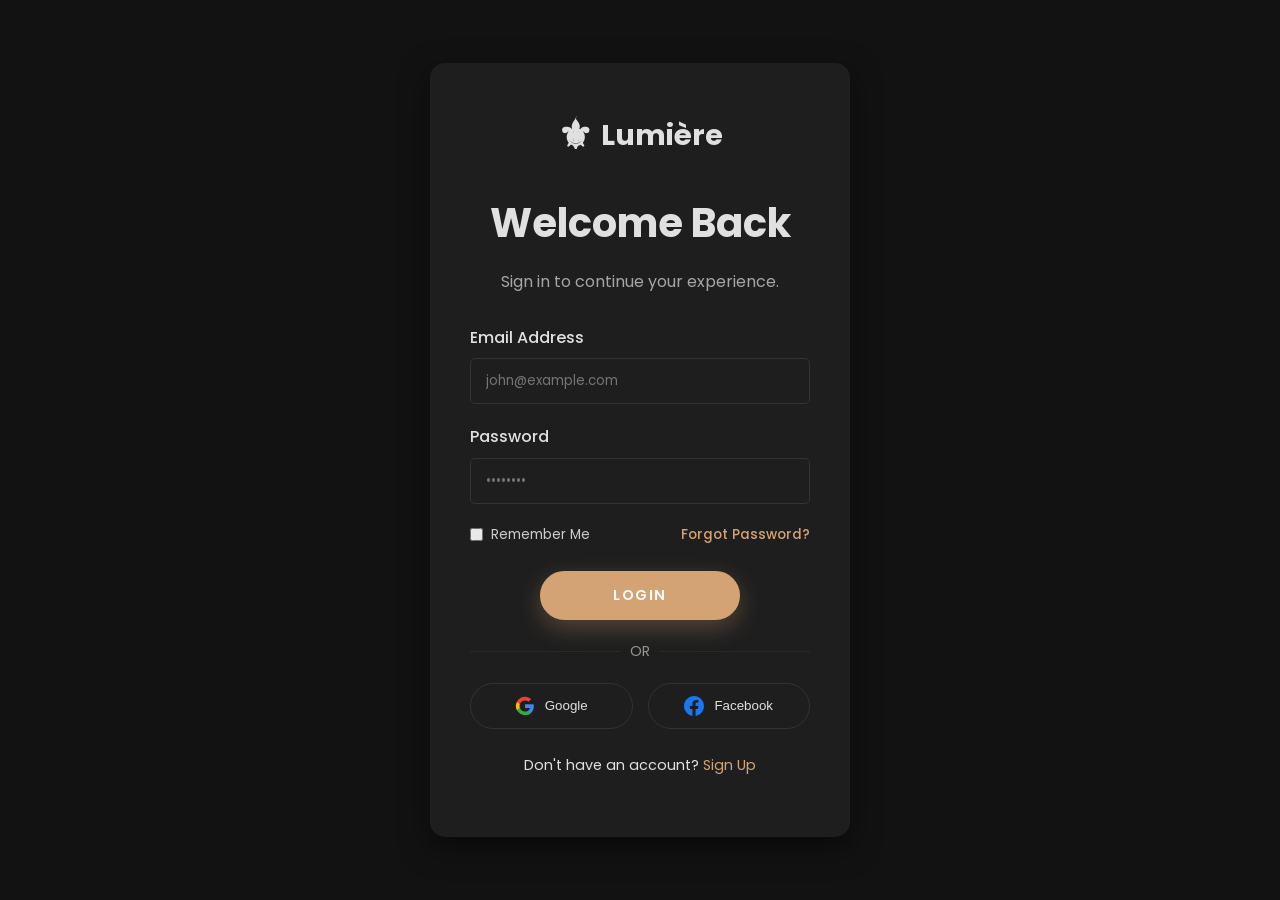
<file: login.html>
<!DOCTYPE html>
<html lang="en">

<head>
    <meta charset="UTF-8">
    <meta name="viewport" content="width=device-width, initial-scale=1.0">
    <title>Login | Lumière Dining</title>
    <link rel="stylesheet" href="css/style.css">
    <script src="js/theme.js"></script>
    <link rel="icon"
        href="data:image/svg+xml,<svg xmlns=%22http://www.w3.org/2000/svg%22 viewBox=%220 0 100 100%22><text y=%22.9em%22 font-size=%2290%22>⚜</text></svg>">
    <style>
        .error-message {
            color: #ff6b6b;
            font-size: 0.8rem;
            margin-top: 5px;
            display: none;
        }

        .form-control.error {
            border-color: #ff6b6b;
        }

        .form-options {
            display: flex;
            justify-content: space-between;
            align-items: center;
            margin-bottom: 25px;
            font-size: 0.85rem;
        }

        .remember-me {
            display: flex;
            align-items: center;
            gap: 8px;
            cursor: pointer;
            color: var(--text-color);
            opacity: 0.9;
        }

        .remember-me input {
            accent-color: var(--primary-color);
            cursor: pointer;
        }

        .forgot-password {
            color: var(--primary-color);
            text-decoration: none;
            font-weight: 500;
            transition: all 0.3s ease;
        }

        .forgot-password:hover {
            text-decoration: underline;
            filter: brightness(1.1);
        }
    </style>
</head>

<body style="display: flex; flex-direction: column; min-height: 100vh; background: var(--bg-color);">

    <div style="flex: 1; display: flex; align-items: center; justify-content: center; padding: 40px 20px;">
        <div class="pop-up"
            style="background: var(--card-bg); padding: 40px; border-radius: 15px; box-shadow: var(--shadow); width: 100%; max-width: 420px; text-align: center;">
            <a href="index.html" class="logo" style="justify-content: center; margin-bottom: 30px; cursor: pointer;">
                <span style="font-size: 2.5rem;">⚜</span> Lumière
            </a>
            <h2 style="margin-bottom: 20px;">Welcome Back</h2>
            <p style="opacity: 0.7; margin-bottom: 30px;">Sign in to continue your experience.</p>

            <form id="loginForm" novalidate>
                <div class="form-group" style="text-align: left;">
                    <label>Email Address</label>
                    <input type="email" id="email" class="form-control" placeholder="john@example.com" required>
                    <span class="error-message">Valid email is required.</span>
                </div>
                <div class="form-group" style="text-align: left;">
                    <label>Password</label>
                    <input type="password" id="password" class="form-control" placeholder="••••••••" required>
                    <span class="error-message">Password is required.</span>
                </div>
                <div class="form-options">
                    <label class="remember-me">
                        <input type="checkbox" id="rememberMe"> Remember Me
                    </label>
                    <a href="javascript:void(0)" class="forgot-password"
                        onclick="alert('Password reset link has been sent to your email (Demo).')">Forgot Password?</a>
                </div>
                <button type="submit" class="btn"
                    style="width: auto; min-width: 200px; margin: 0 auto; display: block; padding: 12px 30px; font-size: 0.9rem;">Login</button>
            </form>

            <div class="divider"><span>OR</span></div>

            <!-- Social Login -->
            <div class="social-grid">
                <button class="social-btn">
                    <svg viewBox="0 0 24 24" xmlns="http://www.w3.org/2000/svg">
                        <path
                            d="M22.56 12.25c0-.78-.07-1.53-.2-2.25H12v4.26h5.92c-.26 1.37-1.04 2.53-2.21 3.31v2.77h3.57c2.08-1.92 3.28-4.74 3.28-8.09z"
                            fill="#4285F4" />
                        <path
                            d="M12 23c2.97 0 5.46-.98 7.28-2.66l-3.57-2.77c-.98.66-2.23 1.06-3.71 1.06-2.86 0-5.29-1.93-6.16-4.53H2.18v2.84C3.99 20.53 7.7 23 12 23z"
                            fill="#34A853" />
                        <path
                            d="M5.84 14.09c-.22-.66-.35-1.36-.35-2.09s.13-1.43.35-2.09V7.07H2.18C1.43 8.55 1 10.22 1 12s.43 3.45 1.18 4.93l2.85-2.22.81-.62z"
                            fill="#FBBC05" />
                        <path
                            d="M12 5.38c1.62 0 3.06.56 4.21 1.64l3.15-3.15C17.45 2.09 14.97 1 12 1 7.7 1 3.99 3.47 2.18 7.07l3.66 2.84c.87-2.6 3.3-4.53 6.16-4.53z"
                            fill="#EA4335" />
                    </svg>
                    Google
                </button>
                <button class="social-btn">
                    <svg viewBox="0 0 24 24" xmlns="http://www.w3.org/2000/svg" fill="#1877F2">
                        <path
                            d="M24 12.073c0-6.627-5.373-12-12-12s-12 5.373-12 12c0 5.99 4.388 10.954 10.125 11.854v-8.385H7.078v-3.47h3.047V9.43c0-3.007 1.792-4.669 4.533-4.669 1.312 0 2.686.235 2.686.235v2.953H15.83c-1.491 0-1.956.925-1.956 1.874v2.25h3.328l-.532 3.47h-2.796v8.385C19.612 23.027 24 18.062 24 12.073z" />
                    </svg>
                    Facebook
                </button>
            </div>

            <p style="margin-top: 20px; font-size: 0.9rem;">
                Don't have an account? <a href="signup.html" style="color: var(--primary-color);">Sign Up</a>
            </p>
        </div>
    </div>

    <script src="js/main.js"></script>
    <script>
        document.getElementById('loginForm').addEventListener('submit', function (e) {
            e.preventDefault();
            let isValid = true;

            const inputs = this.querySelectorAll('input');
            inputs.forEach(input => {
                const errorSpan = input.nextElementSibling;
                if (!input.value) {
                    input.classList.add('error');
                    if (errorSpan) errorSpan.style.display = 'block';
                    isValid = false;
                } else {
                    input.classList.remove('error');
                    if (errorSpan) errorSpan.style.display = 'none';
                }
            });

            // Email check
            const email = document.getElementById('email');
            const emailRegex = /^[^\s@]+@[^\s@]+\.[^\s@]+$/;
            if (email.value && !emailRegex.test(email.value)) {
                email.classList.add('error');
                email.nextElementSibling.innerText = "Please enter a valid email.";
                email.nextElementSibling.style.display = 'block';
                isValid = false;
            }

            if (isValid) {
                // Determine destination based on previous input or default to home
                // For this demo, just alert or redirect
                alert('Login Successful! Redirecting...');
                window.location.href = 'index.html';
            }
        });
    </script>
</body>

</html>
</file>
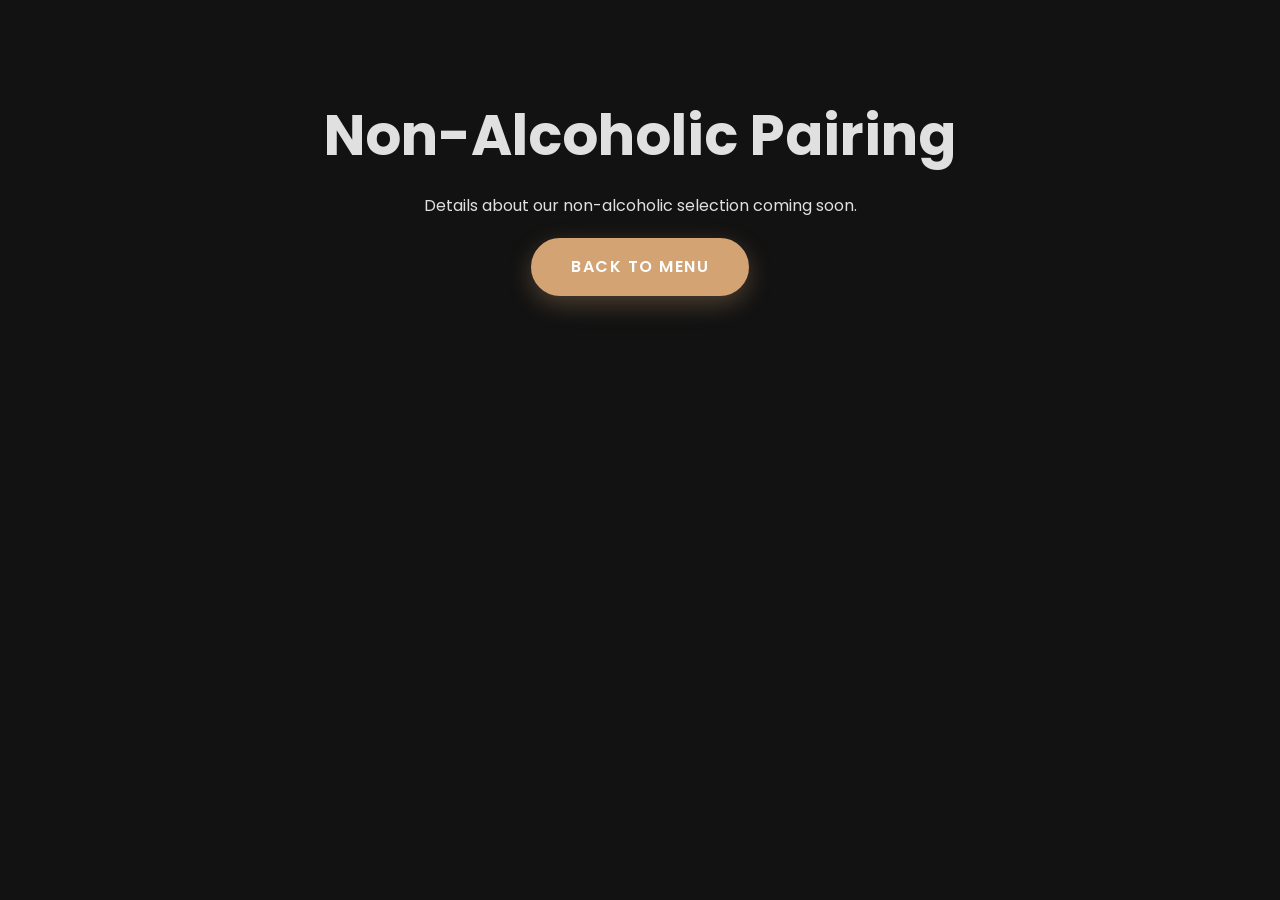
<file: non-alcoholic.html>
<!DOCTYPE html>
<html lang="en">

<head>
    <meta charset="UTF-8">
    <meta name="viewport" content="width=device-width, initial-scale=1.0">
    <title>Non-Alcoholic | Lumière Dining</title>
    <link rel="stylesheet" href="css/style.css">
    <script src="js/theme.js"></script>
</head>

<body>
    <div class="container" style="padding: 100px; text-align: center;">
        <h1>Non-Alcoholic Pairing</h1>
        <p>Details about our non-alcoholic selection coming soon.</p>
        <a href="menu.html" class="btn">Back to Menu</a>
    </div>
</body>

</html>
</file>
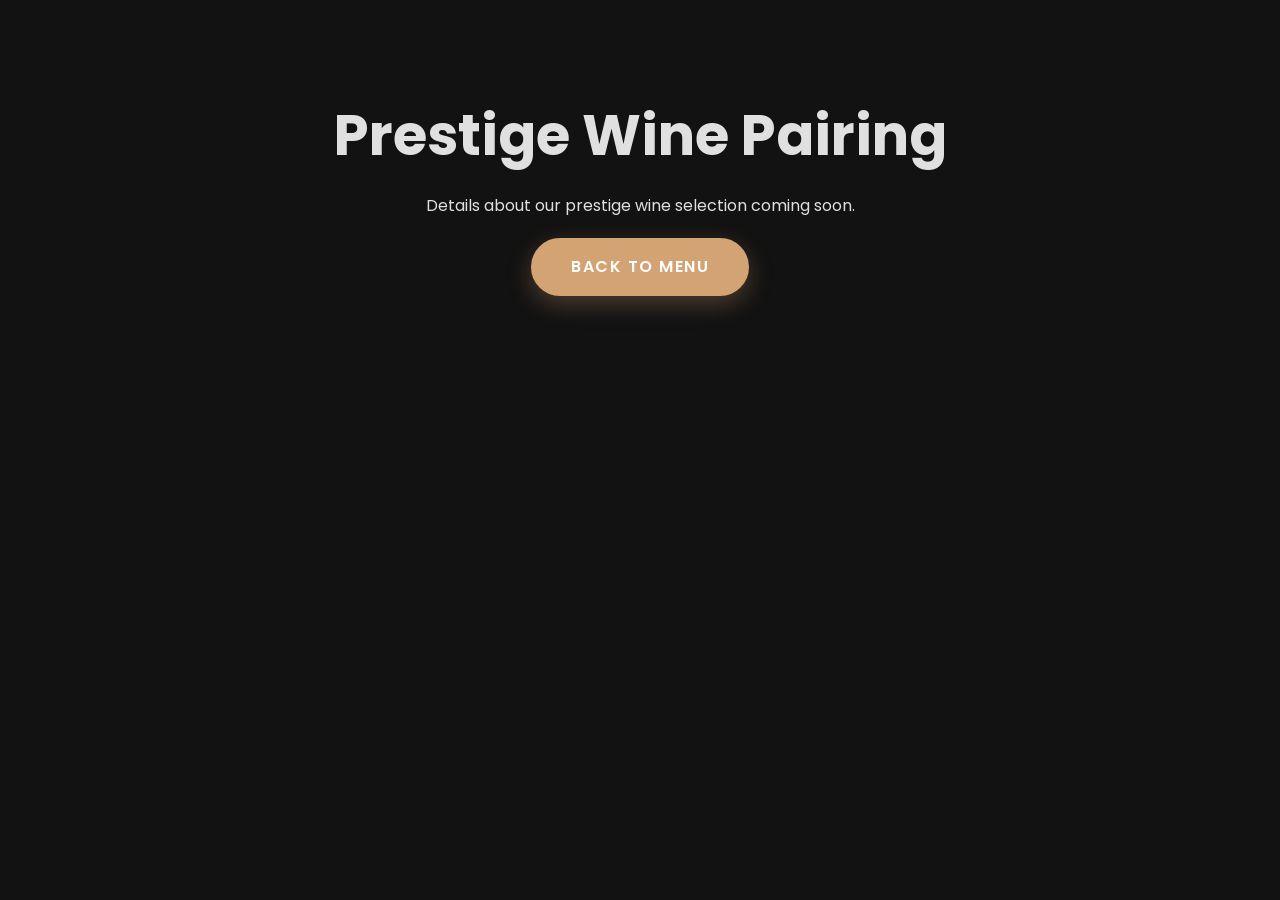
<file: prestige-pairing.html>
<!DOCTYPE html>
<html lang="en">

<head>
    <meta charset="UTF-8">
    <meta name="viewport" content="width=device-width, initial-scale=1.0">
    <title>Prestige Pairing | Lumière Dining</title>
    <link rel="stylesheet" href="css/style.css">
    <script src="js/theme.js"></script>
</head>

<body>
    <div class="container" style="padding: 100px; text-align: center;">
        <h1>Prestige Wine Pairing</h1>
        <p>Details about our prestige wine selection coming soon.</p>
        <a href="menu.html" class="btn">Back to Menu</a>
    </div>
</body>

</html>
</file>
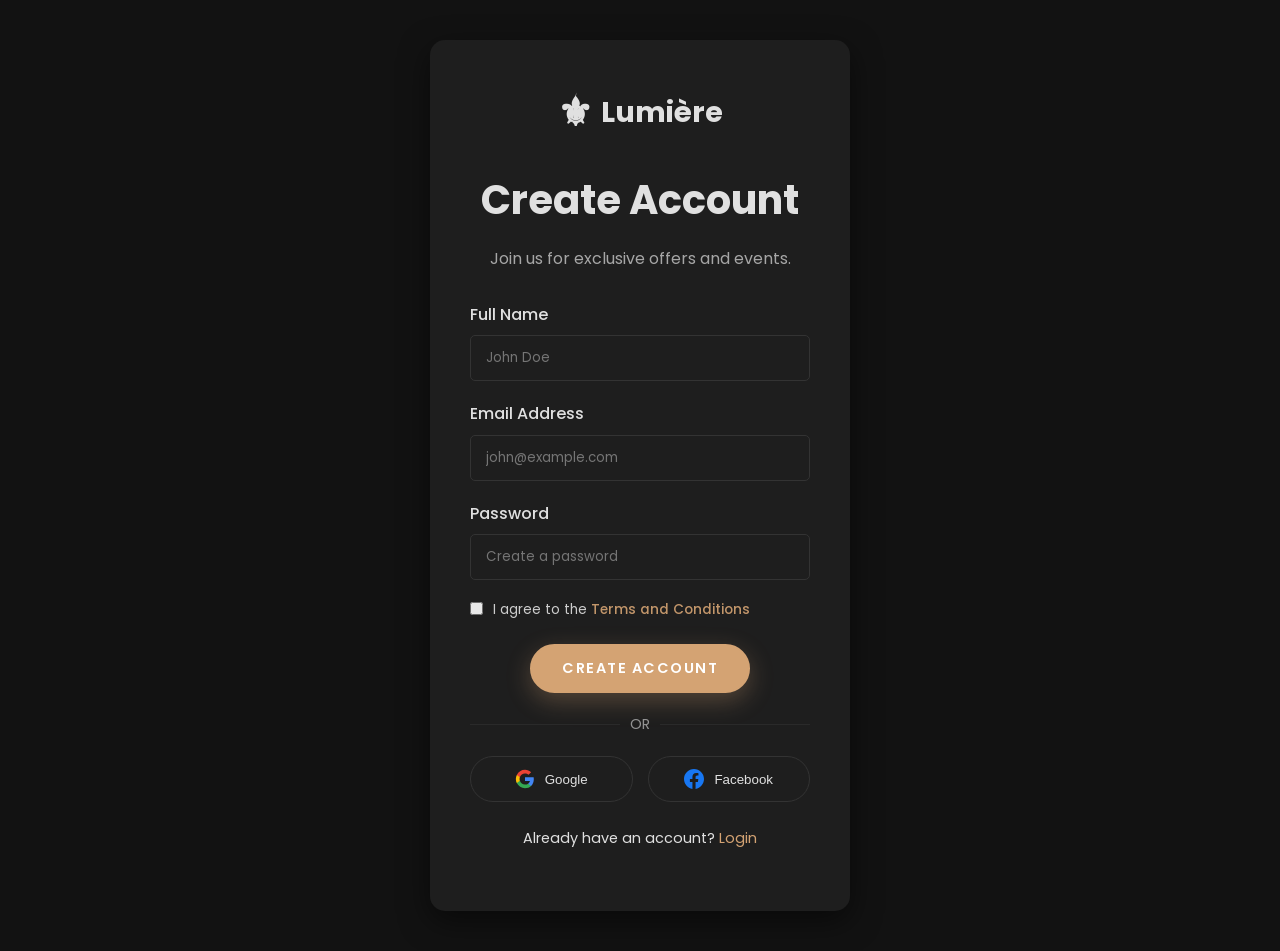
<file: signup.html>
<!DOCTYPE html>
<html lang="en">

<head>
    <meta charset="UTF-8">
    <meta name="viewport" content="width=device-width, initial-scale=1.0">
    <title>Sign Up | Lumière Dining</title>
    <link rel="stylesheet" href="css/style.css">
    <script src="js/theme.js"></script>
    <link rel="icon"
        href="data:image/svg+xml,<svg xmlns=%22http://www.w3.org/2000/svg%22 viewBox=%220 0 100 100%22><text y=%22.9em%22 font-size=%2290%22>⚜</text></svg>">
    <style>
        .error-message {
            color: #ff6b6b;
            font-size: 0.8rem;
            margin-top: 5px;
            display: none;
        }

        .form-control.error {
            border-color: #ff6b6b;
        }

        .terms-group {
            margin-bottom: 25px;
            text-align: left;
        }

        .checkbox-label {
            display: flex;
            align-items: flex-start;
            gap: 10px;
            cursor: pointer;
            font-size: 0.85rem;
            color: var(--text-color);
            opacity: 0.9;
            line-height: 1.4;
        }

        .checkbox-label input {
            accent-color: var(--primary-color);
            margin-top: 2px;
            cursor: pointer;
        }

        .checkbox-label a {
            color: var(--primary-color);
            text-decoration: none;
            font-weight: 500;
        }

        .checkbox-label a:hover {
            text-decoration: underline;
        }
    </style>
</head>

<body style="display: flex; flex-direction: column; min-height: 100vh; background: var(--bg-color);">

    <div style="flex: 1; display: flex; align-items: center; justify-content: center; padding: 40px 20px;">
        <div class="pop-up"
            style="background: var(--card-bg); padding: 40px; border-radius: 15px; box-shadow: var(--shadow); width: 100%; max-width: 420px; text-align: center;">
            <a href="index.html" class="logo" style="justify-content: center; margin-bottom: 30px; cursor: pointer;">
                <span style="font-size: 2.5rem;">⚜</span> Lumière
            </a>
            <h2 style="margin-bottom: 20px;">Create Account</h2>
            <p style="opacity: 0.7; margin-bottom: 30px;">Join us for exclusive offers and events.</p>

            <form id="signupForm" novalidate>
                <div class="form-group" style="text-align: left;">
                    <label>Full Name</label>
                    <input type="text" id="name" class="form-control" placeholder="John Doe" required>
                    <span class="error-message">Name is required.</span>
                </div>
                <div class="form-group" style="text-align: left;">
                    <label>Email Address</label>
                    <input type="email" id="email" class="form-control" placeholder="john@example.com" required>
                    <span class="error-message">Valid email is required.</span>
                </div>
                <div class="form-group" style="text-align: left;">
                    <label>Password</label>
                    <input type="password" id="password" class="form-control" placeholder="Create a password" required>
                    <span class="error-message">Password is required (min 6 chars).</span>
                </div>
                <div class="terms-group">
                    <label class="checkbox-label">
                        <input type="checkbox" id="terms" required>
                        <span>I agree to the <a href="javascript:void(0)"
                                onclick="alert('Terms and Conditions (Demo)')">Terms and Conditions</a></span>
                    </label>
                    <span class="error-message">You must agree to the terms.</span>
                </div>
                <button type="submit" class="btn"
                    style="width: auto; min-width: 200px; margin: 0 auto; display: block; padding: 12px 30px; font-size: 0.9rem;">Create
                    Account</button>
            </form>

            <div class="divider"><span>OR</span></div>

            <!-- Social Login -->
            <div class="social-grid">
                <button class="social-btn">
                    <svg viewBox="0 0 24 24" xmlns="http://www.w3.org/2000/svg">
                        <path
                            d="M22.56 12.25c0-.78-.07-1.53-.2-2.25H12v4.26h5.92c-.26 1.37-1.04 2.53-2.21 3.31v2.77h3.57c2.08-1.92 3.28-4.74 3.28-8.09z"
                            fill="#4285F4" />
                        <path
                            d="M12 23c2.97 0 5.46-.98 7.28-2.66l-3.57-2.77c-.98.66-2.23 1.06-3.71 1.06-2.86 0-5.29-1.93-6.16-4.53H2.18v2.84C3.99 20.53 7.7 23 12 23z"
                            fill="#34A853" />
                        <path
                            d="M5.84 14.09c-.22-.66-.35-1.36-.35-2.09s.13-1.43.35-2.09V7.07H2.18C1.43 8.55 1 10.22 1 12s.43 3.45 1.18 4.93l2.85-2.22.81-.62z"
                            fill="#FBBC05" />
                        <path
                            d="M12 5.38c1.62 0 3.06.56 4.21 1.64l3.15-3.15C17.45 2.09 14.97 1 12 1 7.7 1 3.99 3.47 2.18 7.07l3.66 2.84c.87-2.6 3.3-4.53 6.16-4.53z"
                            fill="#EA4335" />
                    </svg>
                    Google
                </button>
                <button class="social-btn">
                    <svg viewBox="0 0 24 24" xmlns="http://www.w3.org/2000/svg" fill="#1877F2">
                        <path
                            d="M24 12.073c0-6.627-5.373-12-12-12s-12 5.373-12 12c0 5.99 4.388 10.954 10.125 11.854v-8.385H7.078v-3.47h3.047V9.43c0-3.007 1.792-4.669 4.533-4.669 1.312 0 2.686.235 2.686.235v2.953H15.83c-1.491 0-1.956.925-1.956 1.874v2.25h3.328l-.532 3.47h-2.796v8.385C19.612 23.027 24 18.062 24 12.073z" />
                    </svg>
                    Facebook
                </button>
            </div>

            <p style="text-align: center; margin-top: 20px; font-size: 0.9rem;">
                Already have an account? <a href="login.html" style="color: var(--primary-color);">Login</a>
            </p>
        </div>
    </div>

    <script src="js/main.js"></script>
    <script>
        document.getElementById('signupForm').addEventListener('submit', function (e) {
            e.preventDefault();
            let isValid = true;

            const inputs = this.querySelectorAll('input:not([type="checkbox"])');
            inputs.forEach(input => {
                const errorSpan = input.nextElementSibling;
                if (!input.value.trim()) {
                    input.classList.add('error');
                    if (errorSpan) errorSpan.style.display = 'block';
                    isValid = false;
                } else {
                    input.classList.remove('error');
                    if (errorSpan) errorSpan.style.display = 'none';
                }
            });

            // Email check
            const email = document.getElementById('email');
            const emailRegex = /^[^\s@]+@[^\s@]+\.[^\s@]+$/;
            if (email.value && !emailRegex.test(email.value)) {
                email.classList.add('error');
                email.nextElementSibling.innerText = "Please enter a valid email.";
                email.nextElementSibling.style.display = 'block';
                isValid = false;
            }

            // Password length check
            const password = document.getElementById('password');
            if (password.value && password.value.length < 6) {
                password.classList.add('error');
                password.nextElementSibling.innerText = "Password must be at least 6 characters.";
                password.nextElementSibling.style.display = 'block';
                isValid = false;
            }

            // Terms check
            const terms = document.getElementById('terms');
            if (!terms.checked) {
                terms.parentElement.nextElementSibling.style.display = 'block';
                isValid = false;
            } else {
                terms.parentElement.nextElementSibling.style.display = 'none';
            }

            if (isValid) {
                alert('Account Created Successfully! Redirecting to Login...');
                window.location.href = 'login.html';
            }
        });
    </script>
</body>

</html>
</file>
<file: css/style.css>
@import url('https://fonts.googleapis.com/css2?family=Poppins:ital,wght@0,300;0,400;0,500;0,600;0,700;1,400&display=swap');

:root {
    /* Light Theme */
    --bg-color: #f8f5f2;
    --text-color: #2c2c2c;
    --primary-color: #d4a373;
    /* Gold/Bronze */
    --secondary-color: #2c2c2c;
    --accent-color: #e07a5f;
    --nav-bg: rgba(255, 255, 255, 0.95);
    --card-bg: #ffffff;
    --shadow: 0 10px 30px rgba(0, 0, 0, 0.1);
    --border-color: #e5e5e5;
}

[data-theme="dark"] {
    /* Dark Theme */
    --bg-color: #121212;
    --text-color: #e0e0e0;
    --primary-color: #d4a373;
    --secondary-color: #ffffff;
    --accent-color: #e07a5f;
    --nav-bg: rgba(18, 18, 18, 0.95);
    --card-bg: #1e1e1e;
    --shadow: 0 10px 30px rgba(0, 0, 0, 0.5);
    --border-color: #333333;
}

* {
    margin: 0;
    padding: 0;
    box-sizing: border-box;
}

html {
    scroll-behavior: smooth;
    font-size: 16px;
}

body {
    font-family: 'Poppins', sans-serif;
    background-color: var(--bg-color);
    color: var(--text-color);
    transition: background-color 0.3s ease, color 0.3s ease;
    overflow-x: hidden;
    line-height: 1.6;
    overflow-wrap: break-word;
    word-wrap: break-word;
}

h1,
h2,
h3,
h4,
h5,
h6 {
    font-family: 'Poppins', sans-serif;
    font-weight: 700;
    line-height: 1.3;
    overflow-wrap: break-word;
    /* Ensure headings wrap on mobile */
    word-wrap: break-word;
}

h1 {
    font-size: 3.5rem;
}

h2 {
    font-size: 2.5rem;
}

h3 {
    font-size: 1.8rem;
}

@media (max-width: 768px) {
    h1 {
        font-size: 2.5rem;
    }

    h2 {
        font-size: 2rem;
    }

    h3 {
        font-size: 1.5rem;
    }

    p {
        font-size: 1rem;
    }
}

@media (max-width: 480px) {
    h1 {
        font-size: 1.8rem;
        /* Slightly smaller for very small screens */
    }

    h2 {
        font-size: 1.5rem;
    }

    h3 {
        font-size: 1.2rem;
    }
}

.responsive-landscape-img {
    width: 100%;
    height: 500px;
    object-fit: cover;
    object-position: center 20%;
    border-radius: 24px;
    box-shadow: var(--shadow);
    display: block;
    margin: 0 auto;
}

@media (max-width: 768px) {
    .responsive-landscape-img {
        height: 400px;
    }
}

@media (max-width: 480px) {
    .responsive-landscape-img {
        height: 300px;
    }
}

a {
    text-decoration: none;
    color: inherit;
    transition: all 0.3s ease;
}

ul {
    list-style: none;
}

/* Container */
.container {
    max-width: 1200px;
    margin: 0 auto;
    padding: 0 20px;
}

section {
    padding: 80px 0;
    /* Balanced spacing for premium feel */
}

/* Button Styles */
.btn {
    display: inline-block;
    padding: 14px 38px;
    background-color: var(--primary-color);
    color: #ffffff;
    font-family: 'Poppins', sans-serif;
    font-size: 1rem;
    font-weight: 600;
    text-transform: uppercase;
    letter-spacing: 1.5px;
    border-radius: 50px;
    /* Pillow shape */
    border: 2px solid var(--primary-color);
    cursor: pointer;
    transition: all 0.4s cubic-bezier(0.165, 0.84, 0.44, 1);
    box-shadow: 0 8px 25px rgba(212, 163, 115, 0.3);
}

.btn:hover {
    background-color: transparent;
    color: var(--primary-color);
    transform: translateY(-5px);
    box-shadow: 0 15px 35px rgba(212, 163, 115, 0.5);
}

.btn-outline {
    background-color: transparent;
    border: 2px solid var(--primary-color);
    color: var(--primary-color);
}

.btn-outline:hover {
    background-color: var(--primary-color);
    color: #ffffff;
}

/* Header & Navbar */
header {
    position: fixed;
    top: 0;
    left: 0;
    width: 100%;
    z-index: 1000;
    background-color: var(--nav-bg);
    backdrop-filter: blur(10px);
    border-bottom: 1px solid var(--border-color);
    transition: all 0.3s ease;
}

.navbar {
    display: flex;
    justify-content: flex-start;
    align-items: center;
    height: 80px;
}

.logo {
    font-family: 'Poppins', sans-serif;
    font-size: 1.8rem;
    font-weight: 700;
    display: flex;
    align-items: center;
    gap: 8px;
    /* Slightly reduced gap within logo */
}

.logo img {
    height: 40px;
    width: auto;
}

.nav-links {
    display: flex;
    gap: 30px;
    margin-left: 40px;
    /* Reduced gap from logo */
}

.nav-item {
    position: relative;
    font-weight: 500;
    font-size: 0.95rem;
}

.nav-item a:hover,
.nav-item a.active {
    color: var(--primary-color);
}

.nav-item a.active::after {
    content: '';
    position: absolute;
    bottom: -5px;
    left: 0;
    width: 100%;
    height: 2px;
    background-color: var(--primary-color);
}

/* Dropdown */
.dropdown {
    position: relative;
}

.dropdown-menu {
    position: absolute;
    top: 100%;
    left: 0;
    background-color: var(--card-bg);
    min-width: 180px;
    box-shadow: var(--shadow);
    opacity: 0;
    visibility: hidden;
    transform: translateY(10px);
    transition: all 0.3s ease;
    border-radius: 8px;
    padding: 10px 0;
    z-index: 1001;
    white-space: nowrap;
}

.dropdown:hover .dropdown-menu {
    opacity: 1;
    visibility: visible;
    transform: translateY(0);
}

.dropdown-menu li a {
    display: block;
    padding: 10px 20px;
    color: var(--text-color);
}

.dropdown-menu li a:hover {
    background-color: rgba(212, 163, 115, 0.1);
    color: var(--primary-color);
    padding-left: 25px;
    /* Slight movement */
}

/* Nav Buttons */
.nav-buttons {
    display: flex;
    align-items: center;
    gap: 15px;
    margin-left: auto;
    /* Pushes buttons to the right */
}

.theme-toggle {
    background: none;
    border: none;
    cursor: pointer;
    font-size: 1.2rem;
    color: var(--text-color);
    transition: transform 0.3s ease;
}

.theme-toggle:hover {
    transform: rotate(15deg);
}

/* Animations */
/* Mobile Navbar Fix for Overflow */
@media (max-width: 550px) {
    .container {
        padding: 0 15px;
        /* Reduced padding to give more space for content */
    }

    .navbar {
        height: 70px;
    }

    .logo {
        font-size: 1.3rem;
    }

    /* Container padding adjustment remains here */

    .theme-toggle {
        font-size: 1.1rem;
    }

    .hamburger {
        font-size: 1.4rem;
        margin-left: 5px;
    }

    .nav-links {
        top: 70px;
        max-height: calc(100vh - 70px);
    }
}

.fade-in {
    opacity: 0;
    transform: translateY(20px);
    transition: opacity 0.8s ease, transform 0.8s ease;
}

.fade-in.visible {
    opacity: 1;
    transform: translateY(0);
}

.slide-in-left {
    opacity: 0;
    transform: translateX(-50px);
    transition: opacity 0.8s ease, transform 0.8s ease;
}

.slide-in-left.visible {
    opacity: 1;
    transform: translateX(0);
}

.reveal-text {
    position: relative;
    overflow: hidden;
}

.reveal-text::after {
    content: '';
    position: absolute;
    top: 0;
    left: 0;
    width: 100%;
    height: 100%;
    background-color: var(--primary-color);
    transform: translateX(-100%);
    transition: transform 0.6s cubic-bezier(0.77, 0, 0.175, 1);
}

.reveal-text.visible::after {
    transform: translateX(100%);
}

.pop-in {
    opacity: 0;
    transform: scale(0.9);
    transition: opacity 0.6s cubic-bezier(0.175, 0.885, 0.32, 1.275), transform 0.6s cubic-bezier(0.175, 0.885, 0.32, 1.275);
}

.pop-in.visible {
    opacity: 1;
    transform: scale(1);
}

/* Mobile Menu */
.hamburger {
    display: none;
    cursor: pointer;
}

/* Unified Premium Hero System */
.premium-hero,
#hero {
    position: relative;
    width: 100%;
    min-height: 80vh;
    display: flex !important;
    align-items: center !important;
    justify-content: center !important;
    /* Changed from flex-start to center for exact centering */
    text-align: center !important;
    color: #ffffff;
    overflow: hidden;
    padding: 180px 20px 100px 20px;
    background-size: cover;
    background-position: center;
    background-repeat: no-repeat;
}

.premium-hero::before,
#hero::before {
    content: '';
    position: absolute;
    top: 0;
    left: 0;
    width: 100%;
    height: 100%;
    background: linear-gradient(rgba(0, 0, 0, 0.4), rgba(0, 0, 0, 0.7));
    z-index: 1;
}

.hero-content {
    position: relative;
    z-index: 2;
    max-width: 900px;
    width: 100%;
    display: flex !important;
    flex-direction: column !important;
    align-items: center !important;
    justify-content: center !important;
    margin: 0 auto !important;
    text-align: center !important;
    padding-top: 20px;
    /* Added slight inner padding */
}

.hero-content h1 {
    font-size: 4.5rem;
    margin: 0 0 24px 0 !important;
    line-height: 1.1;
    font-weight: 700;
    text-shadow: 0 10px 30px rgba(0, 0, 0, 0.5);
    text-align: center !important;
    width: 100%;
}

@media (max-width: 1024px) {
    .hero-content h1 {
        font-size: 3.8rem;
    }

    .hero-content p {
        font-size: 1.2rem;
    }
}

.hero-content p {
    font-size: 1.3rem;
    margin: 0 auto 45px auto !important;
    max-width: 700px;
    opacity: 0.95;
    line-height: 1.6;
    text-shadow: 0 2px 10px rgba(0, 0, 0, 0.3);
    text-align: center !important;
}

@media (max-width: 768px) {
    .premium-hero {
        min-height: 75vh;
        padding: 200px 20px 100px 20px;
    }

    .hero-content h1 {
        font-size: 2.8rem;
    }

    .hero-content p {
        font-size: 1.1rem;
    }
}



/* Home 2 Tablet & Mobile Fixes */
.reservation-grid,
.contact-grid {
    gap: 30px;
}

/* Specific Home 2 Mobile Query to fix Image Visibility and Stacking */
@media (max-width: 768px) {

    /* Home 2 Hero Specifics */
    .home2-hero-container {
        display: flex !important;
        flex-direction: column-reverse !important;
        /* Forces Image (2nd child) to be on TOP */
        gap: 20px !important;
    }

    .home2-hero-image {
        width: 100% !important;
        max-width: 100% !important;
    }

    .home2-hero-image>div {
        height: 300px !important;
        /* Ensure image has explicit height on mobile */
        max-width: 100% !important;
    }

    .home2-hero-text h1 {
        font-size: 1.8rem !important;
        /* Balanced size for mobile - not too small, not too big */
        line-height: 1.2;
    }

    .home2-hero-text p {
        font-size: 1rem !important;
        max-width: 100% !important;
    }

    /* General responsive padding adjustments */
    section {
        padding: 40px 0 !important;
        /* Compact spacing for mobile */
        min-height: auto !important;
        /* Allow sections to shrink */
    }
}

/* Tablet Optimizations for Home 2 */
@media (max-width: 1024px) {
    .home2-hero {
        padding-top: 120px !important;
        /* Account for navbar */
        min-height: auto !important;
        padding-bottom: 40px !important;
    }

    .home2-hero-container {
        gap: 30px;
    }

    /* Ensure no massive gaps throughout the page on tablet */
    section {
        padding: 50px 0;
    }
}


@media (max-width: 1024px) {
    .nav-links {
        display: flex;
        position: fixed;
        top: 80px;
        /* Aligned with header height */
        left: 0;
        width: 100%;
        height: auto;
        max-height: calc(100vh - 80px);
        background-color: var(--bg-color);
        flex-direction: column;
        justify-content: flex-start;
        align-items: center;
        padding: 30px 20px;
        box-shadow: 0 10px 30px rgba(0, 0, 0, 0.1);
        border-top: 1px solid var(--border-color);
        z-index: 2000;
        overflow-y: auto;
        gap: 5px;
        transform: translateY(-150%);
        opacity: 0;
        transition: transform 0.5s cubic-bezier(0.165, 0.84, 0.44, 1), opacity 0.4s ease;
    }

    .nav-links.active {
        transform: translateY(0);
        opacity: 1;
    }

    .nav-item {
        width: 100%;
        text-align: center;
        margin-bottom: 0;
        /* Compact fit */
    }

    .nav-item a {
        display: block;
        padding: 8px 0;
        /* Reduced padding */
        font-size: 1.1rem;
        /* Optimized font size */
        font-weight: 500;
        color: var(--text-color);
        line-height: 1.2;
        transition: color 0.3s ease;
    }

    .nav-item a:hover,
    .nav-item a.active {
        color: var(--primary-color);
        background: transparent;
    }

    /* Submenu (Home dropdown) */
    .dropdown-menu {
        position: static;
        opacity: 1;
        visibility: visible;
        transform: none;
        box-shadow: none;
        background: transparent;
        padding: 0;
        margin: 0;
        display: none;
        /* Hide submenu to save space, or style very compactly - user said "Do not remove any menu items" */
        /* Let's keep it visible but very compact if needed, or maybe just inline it */
        display: block;
    }

    .dropdown-menu li a {
        padding: 4px 0;
        font-size: 0.85rem;
        opacity: 0.8;
    }

    /* Hamburger & Header Mobile Elements */
    .hamburger {
        display: block;
        font-size: 1.8rem;
        cursor: pointer;
        padding: 10px;
        order: 3;
        color: var(--text-color);
    }

    .nav-buttons {
        display: flex;
        align-items: center;
        margin-left: auto;
        /* Push group to right */
        order: 2;
        margin-right: 5px;
    }

    .nav-buttons .btn,
    .nav-buttons .btn-outline {
        display: none;
        /* Hide login/signup buttons on mobile, rely on links */
    }

    /* Ensure theme toggle (inside nav-buttons) is visible */
    .theme-toggle {
        display: block;
        font-size: 1.4rem;
        padding: 5px;
    }
}

/* Optimization for Desktop menu on medium screens to prevent overlap */
@media (max-width: 1200px) and (min-width: 1025px) {
    .nav-links {
        gap: 15px;
    }

    .logo {
        font-size: 1.5rem;
    }

    .nav-buttons {
        gap: 10px;
    }
}

/* Mobile Auth Links */
.mobile-auth-link {
    display: none;
}

@media (max-width: 1024px) {
    .mobile-auth-link {
        display: block;
        width: 100%;
        max-width: 220px;
        margin: 0 auto;
    }

    /* Separator before auth links */
    .nav-item.mobile-auth-link:nth-last-child(2) {
        border-top: 1px solid rgba(100, 100, 100, 0.1);
        margin-top: 10px;
        padding-top: 10px;
    }

    .mobile-auth-link a {
        display: block;
        padding: 5px 16px;
        border-radius: 50px;
        text-align: center;
        font-weight: 500;
        text-transform: none;
        letter-spacing: normal;
        font-size: 1.1rem;
        line-height: 1.2;
        transition: all 0.3s ease;
    }

    /* Login Link - Outline style */
    .nav-item.mobile-auth-link:nth-last-child(2) a {
        background: transparent;
        border: 1.5px solid var(--primary-color);
        color: var(--primary-color) !important;
    }

    /* Sign Up Link - Solid style */
    .nav-item.mobile-auth-link:last-child {
        margin-top: 8px;
    }

    .nav-item.mobile-auth-link:last-child a {
        background: var(--primary-color);
        border: 1.5px solid var(--primary-color);
        color: #ffffff !important;
    }

    .mobile-auth-link a:hover {
        transform: translateY(-2px);
        box-shadow: 0 4px 10px rgba(212, 163, 115, 0.15);
    }
}

/* Section Basics - Optimized Spacing */
section {
    padding: 60px 0;
    position: relative;
    z-index: 1;
}

/* Ensure sections with background images have proper spacing and behavior */
section[style*="background"] {
    padding: 60px 0 !important;
    background-size: cover !important;
    background-position: center !important;
    background-repeat: no-repeat !important;
}

/* Global Heading Spacing & Consistency */
h1,
h2,
h3 {
    margin-bottom: 20px;
    /* Standardized from 24px/various */
}

p {
    margin-bottom: 20px;
    /* Consistent paragraph spacing */
}

/* Stats Header Styling */
.stats-header {
    text-align: center;
    max-width: 800px;
    margin: 0 auto 50px auto;
}

.stats-header h2 {
    margin-bottom: 20px;
    font-size: 2.5rem;
}

.stats-header p {
    font-size: 1.1rem;
    line-height: 1.8;
    opacity: 0.9;
}

/* Tablet Optimizations */
@media (max-width: 1024px) {
    section {
        padding: 50px 0;
    }

    section[style*="background"] {
        padding: 60px 0 !important;
    }
}

/* Mobile Optimizations */
@media (max-width: 768px) {
    section {
        padding: 50px 0 !important;
        /* Force compact but adequate spacing */
    }

    section[style*="background"] {
        padding: 60px 0 !important;
    }

    .stats-header h2 {
        font-size: 2rem;
    }
}

/* About Page Layout */
.about-content-grid {
    display: grid;
    grid-template-columns: 1fr 1fr;
    gap: 60px;
    align-items: center;
    margin-bottom: 60px;
    /* Reduced from 100px */
}

.about-content-grid.reverse {
    direction: rtl;
    /* Swap columns on desktop visually */
}

.about-content-grid.reverse>* {
    direction: ltr;
    /* Reset text direction for children */
}

/* Experience Grid (Unified) */
.experience-grid {
    display: grid;
    grid-template-columns: repeat(3, 1fr);
    gap: 40px;
    align-items: stretch;
}

@media (max-width: 1024px) {
    .experience-grid {
        grid-template-columns: repeat(2, 1fr);
        gap: 30px;
    }

    .about-content-grid {
        gap: 40px;
    }
}

@media (max-width: 768px) {
    .experience-grid {
        grid-template-columns: 1fr;
    }
}

/* Global Responsive Image */
img {
    max-width: 100%;
    height: auto;
    object-fit: cover;
}

@media (max-width: 768px) {
    .container {
        padding: 0 20px;
    }

    .about-content-grid {
        display: flex;
        flex-direction: column;
        margin-bottom: 60px;
        gap: 40px;
        direction: ltr !important;
        text-align: center;
        /* Center text on mobile */
    }

    .about-content-grid ul {
        display: inline-block;
        text-align: left;
        /* Keep list items left-aligned for readability */
        margin-top: 20px;
    }

    .about-img {
        height: auto !important;
        width: 100%;
        max-height: 500px;
        object-fit: cover;
        margin: 0 auto;
        /* Center image */
        display: block;
    }
}

/* Footer */
footer {
    background-color: var(--card-bg);
    padding: 60px 0 20px;
    /* Reduced top padding */
    border-top: 1px solid var(--border-color);
    font-size: 0.95rem;
}

.footer-content {
    display: grid;
    grid-template-columns: repeat(auto-fit, minmax(220px, 1fr));
    gap: 40px;
    margin-bottom: 40px;
    /* Reduced from 50px */
    text-align: left;
}

.footer-section h3 {
    margin-bottom: 20px;
    font-size: 1.5rem;
    color: var(--primary-color);
    font-family: 'Poppins', sans-serif;
}

.footer-section h4 {
    margin-bottom: 20px;
    font-size: 1.1rem;
    color: var(--text-color);
    font-weight: 600;
}

.footer-links li {
    margin-bottom: 12px;
}

.footer-links a {
    opacity: 0.7;
    transition: all 0.3s ease;
    display: inline-block;
}

.footer-links a:hover {
    opacity: 1;
    color: var(--primary-color);
    transform: translateX(5px);
}

.social-icons {
    display: flex;
    gap: 20px;
    margin-top: 25px;
    flex-wrap: wrap;
}

.social-icon {
    width: 35px;
    height: 35px;
    border: 1px solid var(--border-color);
    border-radius: 50%;
    display: flex;
    align-items: center;
    justify-content: center;
    transition: all 0.3s ease;
    color: var(--text-color);
}

.social-icon:hover {
    background-color: var(--primary-color);
    color: #fff;
    border-color: var(--primary-color);
    transform: translateY(-3px);
}

.footer-bottom {
    padding-top: 25px;
    border-top: 1px solid var(--border-color);
    font-size: 0.9rem;
    opacity: 0.7;
    text-align: center;
}

/* Back to Top */
#back-to-top {
    position: fixed;
    bottom: 20px;
    right: 20px;
    background-color: var(--primary-color);
    color: #fff;
    width: 45px;
    height: 45px;
    border-radius: 50%;
    display: flex;
    align-items: center;
    justify-content: center;
    cursor: pointer;
    box-shadow: 0 5px 15px rgba(0, 0, 0, 0.3);
    opacity: 0;
    visibility: hidden;
    transform: translateY(20px);
    transition: all 0.3s ease;
    z-index: 900;
    font-size: 1.2rem;
    border: none;
}

#back-to-top.visible {
    opacity: 1;
    visibility: visible;
    transform: translateY(0);
}

#back-to-top:hover {
    transform: translateY(-5px);
    background-color: var(--accent-color);
}

/* Form Styles */
.form-group {
    margin-bottom: 20px;
}

.form-group label {
    display: block;
    margin-bottom: 8px;
    font-weight: 500;
}

.form-control {
    width: 100%;
    padding: 12px 15px;
    background-color: transparent;
    border: 1px solid var(--border-color);
    color: var(--text-color);
    font-family: 'Poppins', sans-serif;
    border-radius: 5px;
    transition: border-color 0.3s ease;
}

.form-control:focus {
    outline: none;
    border-color: var(--primary-color);
    box-shadow: 0 0 15px rgba(212, 163, 115, 0.1);
    transform: translateX(5px);
}

.form-control:hover {
    border-color: var(--primary-color);
}

/* Newsletter Specific */
.newsletter-wrapper {
    display: flex;
    flex-direction: column;
    gap: 25px;
    /* Increased for better vertical separation */
    max-width: 500px;
    margin: 0 auto;
    width: 100%;
    align-items: center;
}

@media (max-width: 576px) {
    .newsletter-wrapper {
        flex-direction: column;
        gap: 15px;
    }

    .newsletter-wrapper .form-control {
        width: 100% !important;
        margin: 0;
    }

    .newsletter-wrapper .btn {
        width: 100%;
    }
}

/* Modal */
.modal {
    position: fixed;
    top: 0;
    left: 0;
    width: 100%;
    height: 100%;
    background: rgba(0, 0, 0, 0.5);
    display: flex;
    justify-content: center;
    align-items: center;
    z-index: 2000;
    opacity: 0;
    visibility: hidden;
    transition: all 0.3s ease;
}

.modal.active {
    opacity: 1;
    visibility: visible;
}

.modal-content {
    background: var(--card-bg);
    padding: 40px;
    border-radius: 10px;
    text-align: center;
    max-width: 500px;
    width: 90%;
    transform: translateY(20px);
    transition: transform 0.3s ease;
    box-shadow: var(--shadow);
}

.modal.active .modal-content {
    transform: translateY(0);
}

/* Pop-up Animation */
@keyframes popUp {
    0% {
        opacity: 0;
        transform: scale(0.8);
    }

    100% {
        opacity: 1;
        transform: scale(1);
    }
}

.pop-up {
    animation: popUp 0.6s cubic-bezier(0.175, 0.885, 0.32, 1.275) forwards;
}

/* Social Buttons */
.social-btn {
    display: flex;
    align-items: center;
    justify-content: center;
    flex: 1;
    padding: 12px;
    border: 1px solid var(--border-color);
    border-radius: 50px;
    background-color: var(--card-bg);
    color: var(--text-color);
    font-weight: 500;
    cursor: pointer;
    transition: all 0.3s ease;
    gap: 10px;
}

.social-btn:hover {
    transform: translateY(-2px);
    box-shadow: 0 5px 15px rgba(0, 0, 0, 0.1);
    border-color: var(--primary-color);
}

.social-grid {
    display: flex;
    gap: 15px;
    margin-top: 5px;
    margin-bottom: 25px;
}

@media (max-width: 480px) {
    .social-grid {
        flex-direction: column;
        gap: 10px;
    }
}

.social-btn img,
.social-btn svg {
    width: 20px;
    height: 20px;
}

.divider {
    display: flex;
    align-items: center;
    margin: 20px 0;
    opacity: 0.6;
}

.divider::before,
.divider::after {
    content: '';
    flex: 1;
    height: 1px;
    background: var(--border-color);
}

.divider span {
    padding: 0 10px;
    font-size: 0.9rem;
}

.back-home {
    display: inline-block;
    margin-top: 20px;
    color: var(--primary-color);
    font-size: 0.9rem;
    text-decoration: none;
    transition: letter-spacing 0.3s ease;
}

/* Standard Grid for Pages */
.contact-grid {
    display: grid;
    grid-template-columns: 1.3fr 0.7fr;
    gap: 80px;
    align-items: start;
}

.contact-details-box {
    padding: 20px;
}

@media (max-width: 1024px) {
    .contact-grid {
        gap: 40px;
        grid-template-columns: 1.2fr 0.8fr;
    }
}

@media (max-width: 850px) {
    .contact-grid {
        grid-template-columns: 1fr;
    }
}

/* Reservation Grid */
.reservation-grid {
    display: grid;
    grid-template-columns: 1fr 1fr;
    gap: 0;
    box-shadow: var(--shadow);
    border-radius: 15px;
    overflow: hidden;
    background: var(--card-bg);
}

.reservation-image-col {
    background-image: url('https://images.pexels.com/photos/941861/pexels-photo-941861.jpeg?auto=compress&cs=tinysrgb&w=800');
    background-size: cover;
    background-position: center;
    position: relative;
    display: flex;
    align-items: center;
    justify-content: center;
    padding: 40px;
}

.reservation-image-col::before {
    content: '';
    position: absolute;
    top: 0;
    left: 0;
    width: 100%;
    height: 100%;
    background: rgba(0, 0, 0, 0.4);
}

.reservation-image-content {
    position: relative;
    z-index: 1;
    color: #fff;
    text-align: center;
}

.reservation-image-content h3 {
    font-size: 2.5rem;
    font-family: 'Poppins', sans-serif;
    margin-bottom: 15px;
}

.reservation-image-content p {
    font-size: 1.1rem;
    opacity: 0.9;
}

@media (max-width: 900px) {
    .reservation-grid {
        grid-template-columns: 1fr;
    }

    .reservation-image-col {
        min-height: 300px;
        order: -1;
    }
}

/* Map Container */
.map-container {
    width: 100%;
    height: 500px;
    border-radius: 20px;
    overflow: hidden;
    position: relative;
    background: #f5f5f5;
    box-shadow: var(--shadow);
    z-index: 1;
}

.map-container iframe {
    position: absolute;
    top: 0;
    left: 0;
    width: 100% !important;
    height: 100% !important;
    border: 0;
    z-index: 2;
    display: block;
}

/* Ensure no pseudo-elements block it */
.map-container::before,
.map-container::after {
    display: none !important;
    content: none !important;
}

@media (max-width: 768px) {
    .map-container {
        height: 400px;
    }
}

/* Stats Section Header */
.stats-header {
    text-align: center;
    margin-bottom: 60px;
    max-width: 800px;
    margin-left: auto;
    margin-right: auto;
}

.stats-header h2 {
    font-size: 3rem;
    margin-bottom: 20px;
    text-shadow: 0 2px 4px rgba(0, 0, 0, 0.3);
    color: #ffffff;
}

.stats-header p {
    font-size: 1.2rem;
    opacity: 0.95;
    line-height: 1.8;
    text-shadow: 0 1px 2px rgba(0, 0, 0, 0.3);
    color: #ffffff;
}

@media (max-width: 768px) {
    .stats-header h2 {
        font-size: 2.2rem;
    }
}

/* Header Spacer */
.header-spacer {
    height: 80px;
}

@media (max-width: 768px) {
    .header-spacer {
        height: 80px;
    }
}

/* Contact Page Specifics */
/* Contact Page Specifics */
.contact-hero {
    background-image: url('../images/contact-hero.png');
    background-size: cover;
    background-position: center;
    position: relative;
    min-height: 40vh;
    display: flex;
    flex-direction: column;
    justify-content: center;
    align-items: center;
    text-align: center;
    color: #ffffff;
    padding: 120px 20px 80px 20px;
}

@media (max-width: 768px) {
    .contact-hero {
        height: auto;
        min-height: 350px;
        /* Reduced min-height for mobile */
        padding: 100px 20px 60px 20px;
        /* Extra top padding for fixed header */
    }

    .contact-hero h1 {
        font-size: 2.5rem !important;
        /* Smaller heading on mobile */
    }

    .contact-hero p {
        font-size: 1rem !important;
    }
}

.contact-hero::before {
    content: '';
    position: absolute;
    top: 0;
    left: 0;
    width: 100%;
    height: 100%;
    background: linear-gradient(rgba(0, 0, 0, 0.4), rgba(0, 0, 0, 0.7));
    z-index: 1;
}

/* Hero content styles moved to unified premium-hero system */

.contact-section-title {
    text-align: center;
    font-family: 'Poppins', sans-serif;
    font-size: 2.5rem;
    margin-bottom: 15px;
    color: var(--primary-color);
}

.premium-form-container {
    max-width: 700px;
    margin: 0 auto 20px auto;
    background: var(--card-bg);
    padding: 40px;
    border-radius: 15px;
    box-shadow: var(--shadow);
    border: 1px solid var(--border-color);
    transition: all 0.4s ease;
}

.premium-form-container:hover {
    box-shadow: 0 20px 40px rgba(0, 0, 0, 0.15);
    border-color: var(--primary-color);
}

.contact-details-stacked {
    text-align: center;
    margin: 0 auto 20px auto;
    max-width: 800px;
    padding: 40px;
    background: var(--bg-color);
    /* Slight contrast or transparent */
}

.contact-details-stacked h3 {
    font-size: 2rem;
    margin-bottom: 25px;
    color: var(--text-color);
}

/* Full Width Map -> Balanced Container Map */
.full-width-map-container {
    width: 100%;
    max-width: 1200px;
    height: 400px;
    margin: 0 auto 60px auto;
    /* Centered with bottom spacing */
    position: relative;
    background: #f0f0f0;
    border-radius: 15px;
    overflow: hidden;
    box-shadow: var(--shadow);
}

@media (max-width: 768px) {
    .full-width-map-container {
        height: 350px;
        /* Reduced tablet height */
        width: 90%;
        /* Add some side spacing on tablet */
    }
}

@media (max-width: 576px) {
    .full-width-map-container {
        height: 300px;
        /* Reduced mobile height */
        width: 90%;
        /* Add ample side margin */
    }
}

/* Experience Cards */
.experience-card {
    background: var(--card-bg);
    border-radius: 15px;
    overflow: hidden;
    box-shadow: var(--shadow);
    transition: transform 0.3s ease, box-shadow 0.3s ease;
    text-align: center;
    height: 100%;
    display: flex;
    flex-direction: column;
}

.experience-card:hover {
    transform: translateY(-10px);
    box-shadow: 0 15px 30px rgba(0, 0, 0, 0.3);
}

.experience-img-container {
    height: 200px;
    width: 100%;
    overflow: hidden;
    position: relative;
}

.experience-img-container img {
    width: 100%;
    height: 100%;
    object-fit: cover;
    transition: transform 0.5s ease;
}

.experience-card:hover .experience-img-container img {
    transform: scale(1.1);
}

.experience-content {
    padding: 30px;
    flex-grow: 1;
    display: flex;
    flex-direction: column;
    justify-content: center;
}

.experience-content h3 {
    margin-bottom: 15px;
    color: var(--primary-color);
    font-size: 1.5rem;
}

.experience-content p {
    opacity: 0.8;
    line-height: 1.6;
    color: var(--text-color);
}

/* Home 2 Experience Grid Responsive */
@media (max-width: 900px) {
    .experience-grid {
        grid-template-columns: repeat(2, 1fr) !important;
    }
}

@media (max-width: 600px) {
    .experience-grid {
        grid-template-columns: 1fr !important;
    }
}

/* Chef's Philosophy Image */
.chef-philosophy-img {
    width: 60%;
    max-width: 800px;
    height: auto;
    border-radius: 15px;
    box-shadow: var(--shadow);
    display: block;
}

@media (max-width: 1024px) {
    .chef-philosophy-img {
        width: 70%;
    }
}

@media (max-width: 768px) {
    .chef-philosophy-img {
        width: 95%;
    }
}

.contact-info-item {
    margin-bottom: 15px;
    font-size: 1.1rem;
    opacity: 0.8;
    transition: all 0.3s ease;
    padding: 10px;
    border-radius: 12px;
}

.contact-info-item:hover {
    background: rgba(212, 163, 115, 0.05);
    transform: translateX(10px);
    opacity: 1;
}

.contact-info-item span {
    transition: transform 0.3s ease;
}

.contact-info-item:hover span {
    transform: scale(1.2);
}

/* Tablet/Mobile Adjustments for Menu Page */
@media (max-width: 900px) {
    .menu-section {
        margin-bottom: 50px !important;
        /* Reduced from 80px */
    }

    .menu-title {
        margin-bottom: 25px !important;
        /* Reduced from 40px */
        font-size: 2rem !important;
    }

    .tasting-hero {
        margin-bottom: 40px !important;
    }
}

/* Signature Experience Grid */
.signature-experience-grid {
    display: grid;
    grid-template-columns: 1fr 1fr;
    gap: 50px;
    align-items: center;
}

@media (max-width: 768px) {
    .signature-experience-grid {
        grid-template-columns: 1fr;
        text-align: center;
    }
}

/* Mobile Navbar Height Adjustment */
@media (max-width: 550px) {
    .nav-links {
        top: 70px;
        height: calc(100vh - 70px);
        max-height: calc(100vh - 70px);
    }
}
</file>
